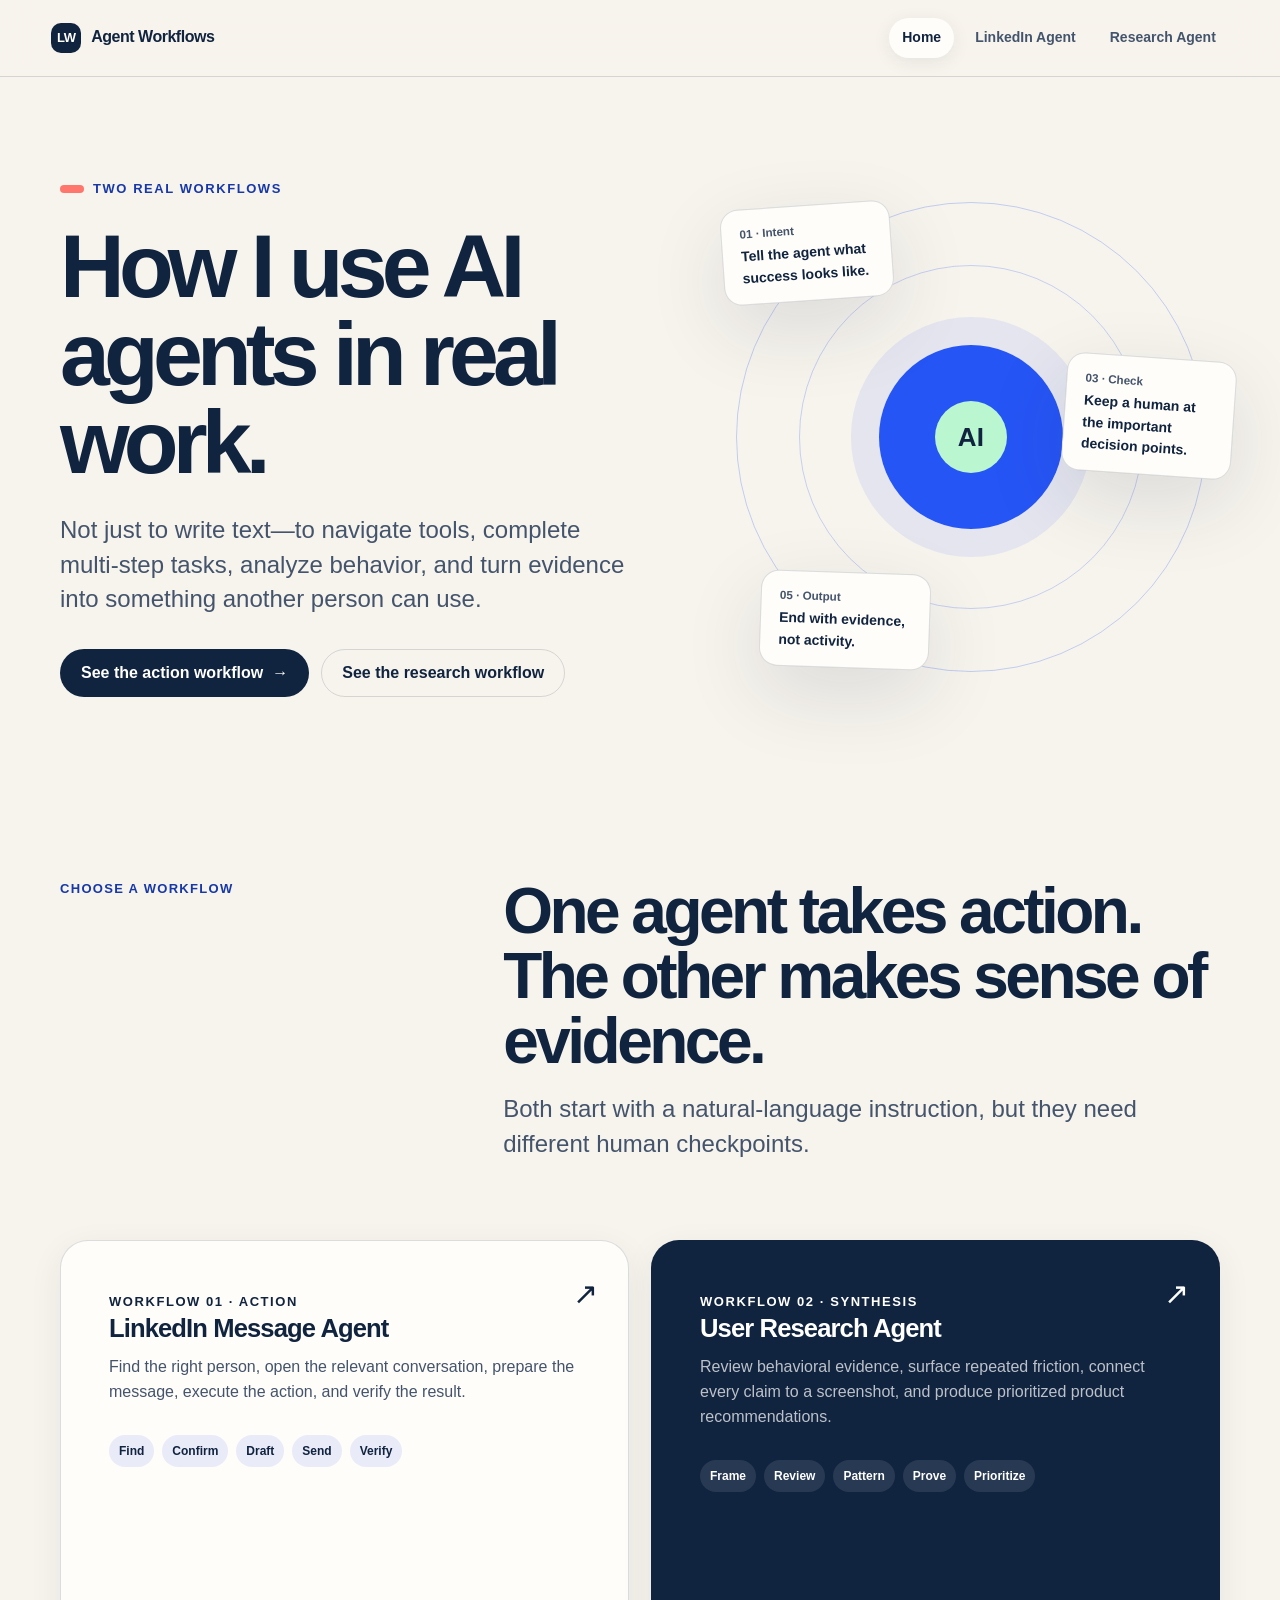
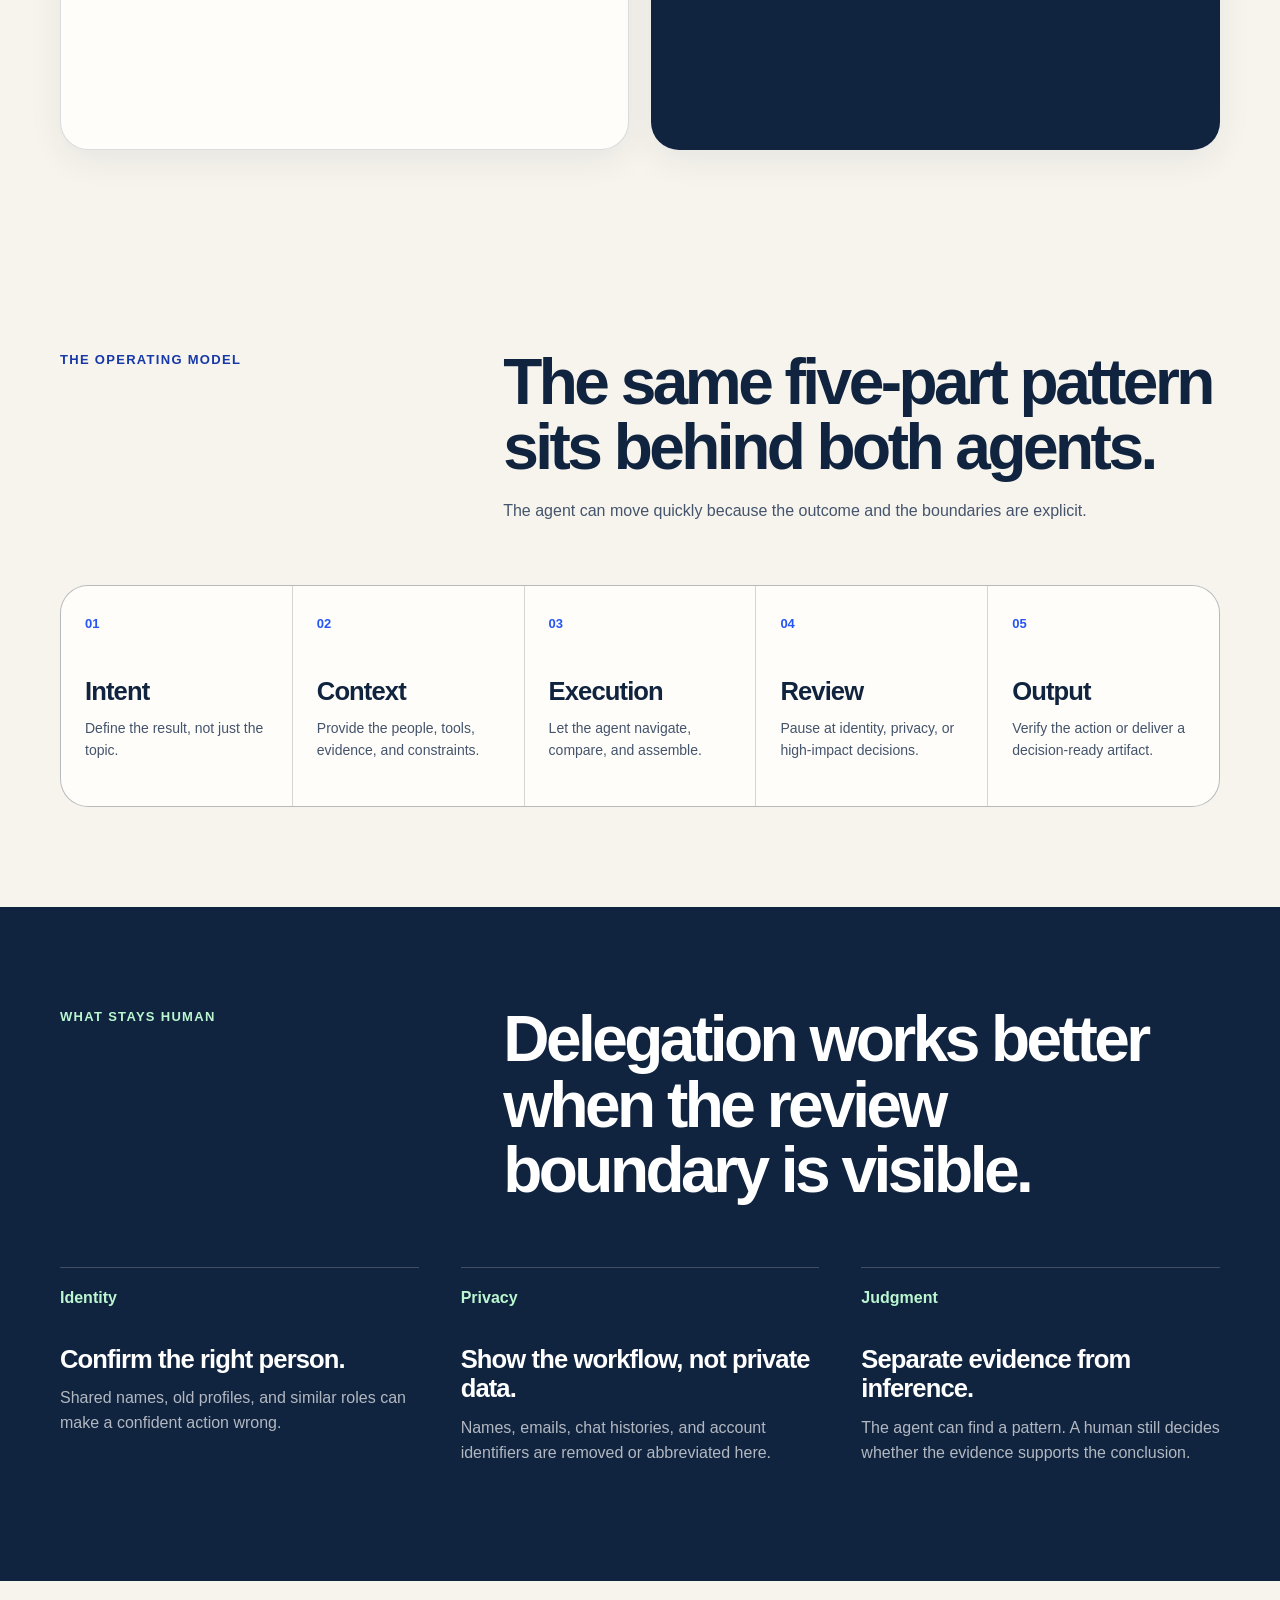
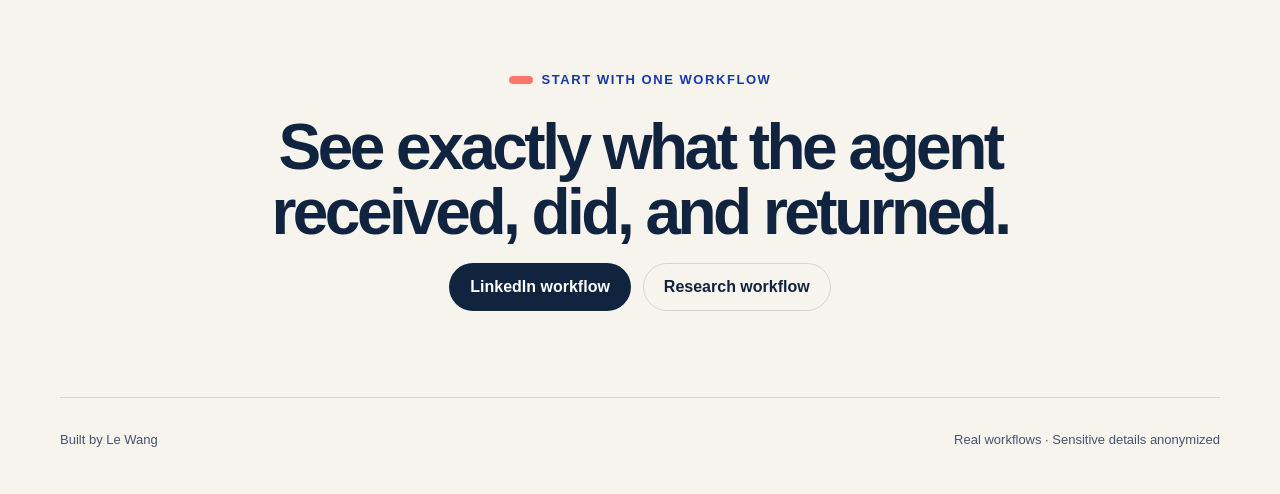
<file: index.html>
<!doctype html>
<html lang="en">
<head>
  <meta charset="utf-8">
  <meta name="viewport" content="width=device-width, initial-scale=1">
  <meta name="description" content="Two practical workflows showing how Le Wang uses AI agents for action and research.">
  <title>How I Use AI Agents in Real Work</title>
  <link rel="stylesheet" href="styles.css?v=3">
</head>
<body>
  <header class="site-header">
    <a class="brand" href="index.html"><span class="brand-mark">LW</span> Agent Workflows</a>
    <nav class="nav-links" aria-label="Primary navigation">
      <a href="index.html" aria-current="page">Home</a>
      <a href="linkedin-agent.html">LinkedIn Agent</a>
      <a href="research-agent.html">Research Agent</a>
    </nav>
  </header>

  <main class="page">
    <section class="shell hero">
      <div class="hero-copy">
        <span class="eyebrow">Two real workflows</span>
        <h1>How I use AI agents in real work.</h1>
        <p class="lede">Not just to write text—to navigate tools, complete multi-step tasks, analyze behavior, and turn evidence into something another person can use.</p>
        <div class="button-row">
          <a class="button" href="linkedin-agent.html">See the action workflow <span>→</span></a>
          <a class="button secondary" href="research-agent.html">See the research workflow</a>
        </div>
      </div>
      <div class="hero-visual" aria-label="A five-step agent workflow diagram">
        <div class="orbit"></div>
        <div class="hero-number">AI</div>
        <div class="orbit-label label-1"><small>01 · Intent</small>Tell the agent what success looks like.</div>
        <div class="orbit-label label-2"><small>03 · Check</small>Keep a human at the important decision points.</div>
        <div class="orbit-label label-3"><small>05 · Output</small>End with evidence, not activity.</div>
      </div>
    </section>

    <section class="section shell">
      <div class="section-head reveal">
        <p class="kicker">Choose a workflow</p>
        <div>
          <h2>One agent takes action. The other makes sense of evidence.</h2>
          <p class="lede">Both start with a natural-language instruction, but they need different human checkpoints.</p>
        </div>
      </div>
      <div class="workflow-grid">
        <a class="workflow-card reveal" href="linkedin-agent.html">
          <span class="card-index">WORKFLOW 01 · ACTION</span>
          <span class="card-arrow">↗</span>
          <h3>LinkedIn Message Agent</h3>
          <p class="muted">Find the right person, open the relevant conversation, prepare the message, execute the action, and verify the result.</p>
          <div class="mini-flow"><span>Find</span><span>Confirm</span><span>Draft</span><span>Send</span><span>Verify</span></div>
        </a>
        <a class="workflow-card reveal" href="research-agent.html">
          <span class="card-index">WORKFLOW 02 · SYNTHESIS</span>
          <span class="card-arrow">↗</span>
          <h3>User Research Agent</h3>
          <p class="muted">Review behavioral evidence, surface repeated friction, connect every claim to a screenshot, and produce prioritized product recommendations.</p>
          <div class="mini-flow"><span>Frame</span><span>Review</span><span>Pattern</span><span>Prove</span><span>Prioritize</span></div>
        </a>
      </div>
    </section>

    <section class="section shell">
      <div class="section-head reveal">
        <p class="kicker">The operating model</p>
        <div>
          <h2>The same five-part pattern sits behind both agents.</h2>
          <p class="muted">The agent can move quickly because the outcome and the boundaries are explicit.</p>
        </div>
      </div>
      <div class="operating-model reveal">
        <div class="model-step"><strong>01</strong><h3>Intent</h3><p>Define the result, not just the topic.</p></div>
        <div class="model-step"><strong>02</strong><h3>Context</h3><p>Provide the people, tools, evidence, and constraints.</p></div>
        <div class="model-step"><strong>03</strong><h3>Execution</h3><p>Let the agent navigate, compare, and assemble.</p></div>
        <div class="model-step"><strong>04</strong><h3>Review</h3><p>Pause at identity, privacy, or high-impact decisions.</p></div>
        <div class="model-step"><strong>05</strong><h3>Output</h3><p>Verify the action or deliver a decision-ready artifact.</p></div>
      </div>
    </section>

    <section class="section dark-section">
      <div class="shell">
        <div class="section-head reveal">
          <p class="kicker" style="color:var(--mint)">What stays human</p>
          <h2>Delegation works better when the review boundary is visible.</h2>
        </div>
        <div class="principle-grid">
          <div class="principle reveal"><span>Identity</span><h3>Confirm the right person.</h3><p class="muted">Shared names, old profiles, and similar roles can make a confident action wrong.</p></div>
          <div class="principle reveal"><span>Privacy</span><h3>Show the workflow, not private data.</h3><p class="muted">Names, emails, chat histories, and account identifiers are removed or abbreviated here.</p></div>
          <div class="principle reveal"><span>Judgment</span><h3>Separate evidence from inference.</h3><p class="muted">The agent can find a pattern. A human still decides whether the evidence supports the conclusion.</p></div>
        </div>
      </div>
    </section>

    <section class="cta shell">
      <span class="eyebrow">Start with one workflow</span>
      <h2>See exactly what the agent received, did, and returned.</h2>
      <div class="button-row" style="justify-content:center">
        <a class="button" href="linkedin-agent.html">LinkedIn workflow</a>
        <a class="button secondary" href="research-agent.html">Research workflow</a>
      </div>
    </section>
  </main>
  <footer class="footer shell"><span>Built by Le Wang</span><span>Real workflows · Sensitive details anonymized</span></footer>
  <script src="site.js"></script>
</body>
</html>
</file>
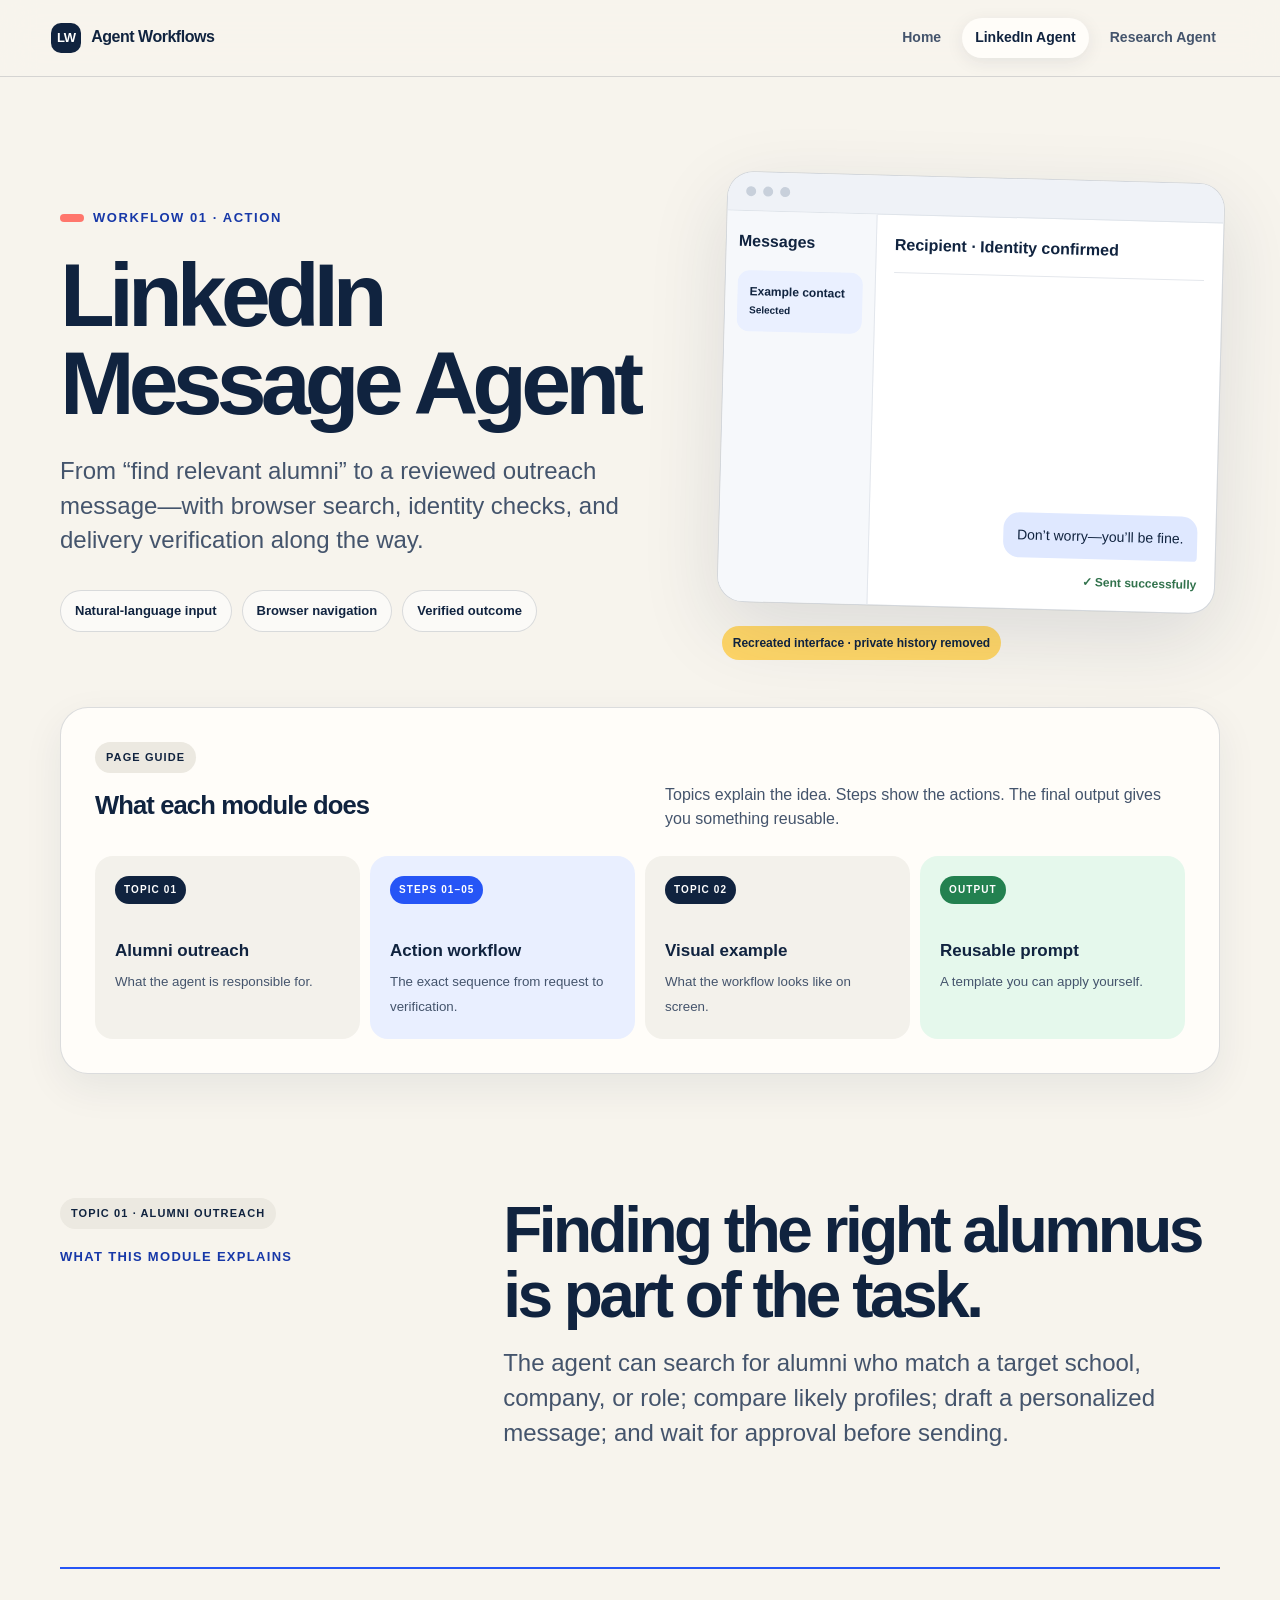
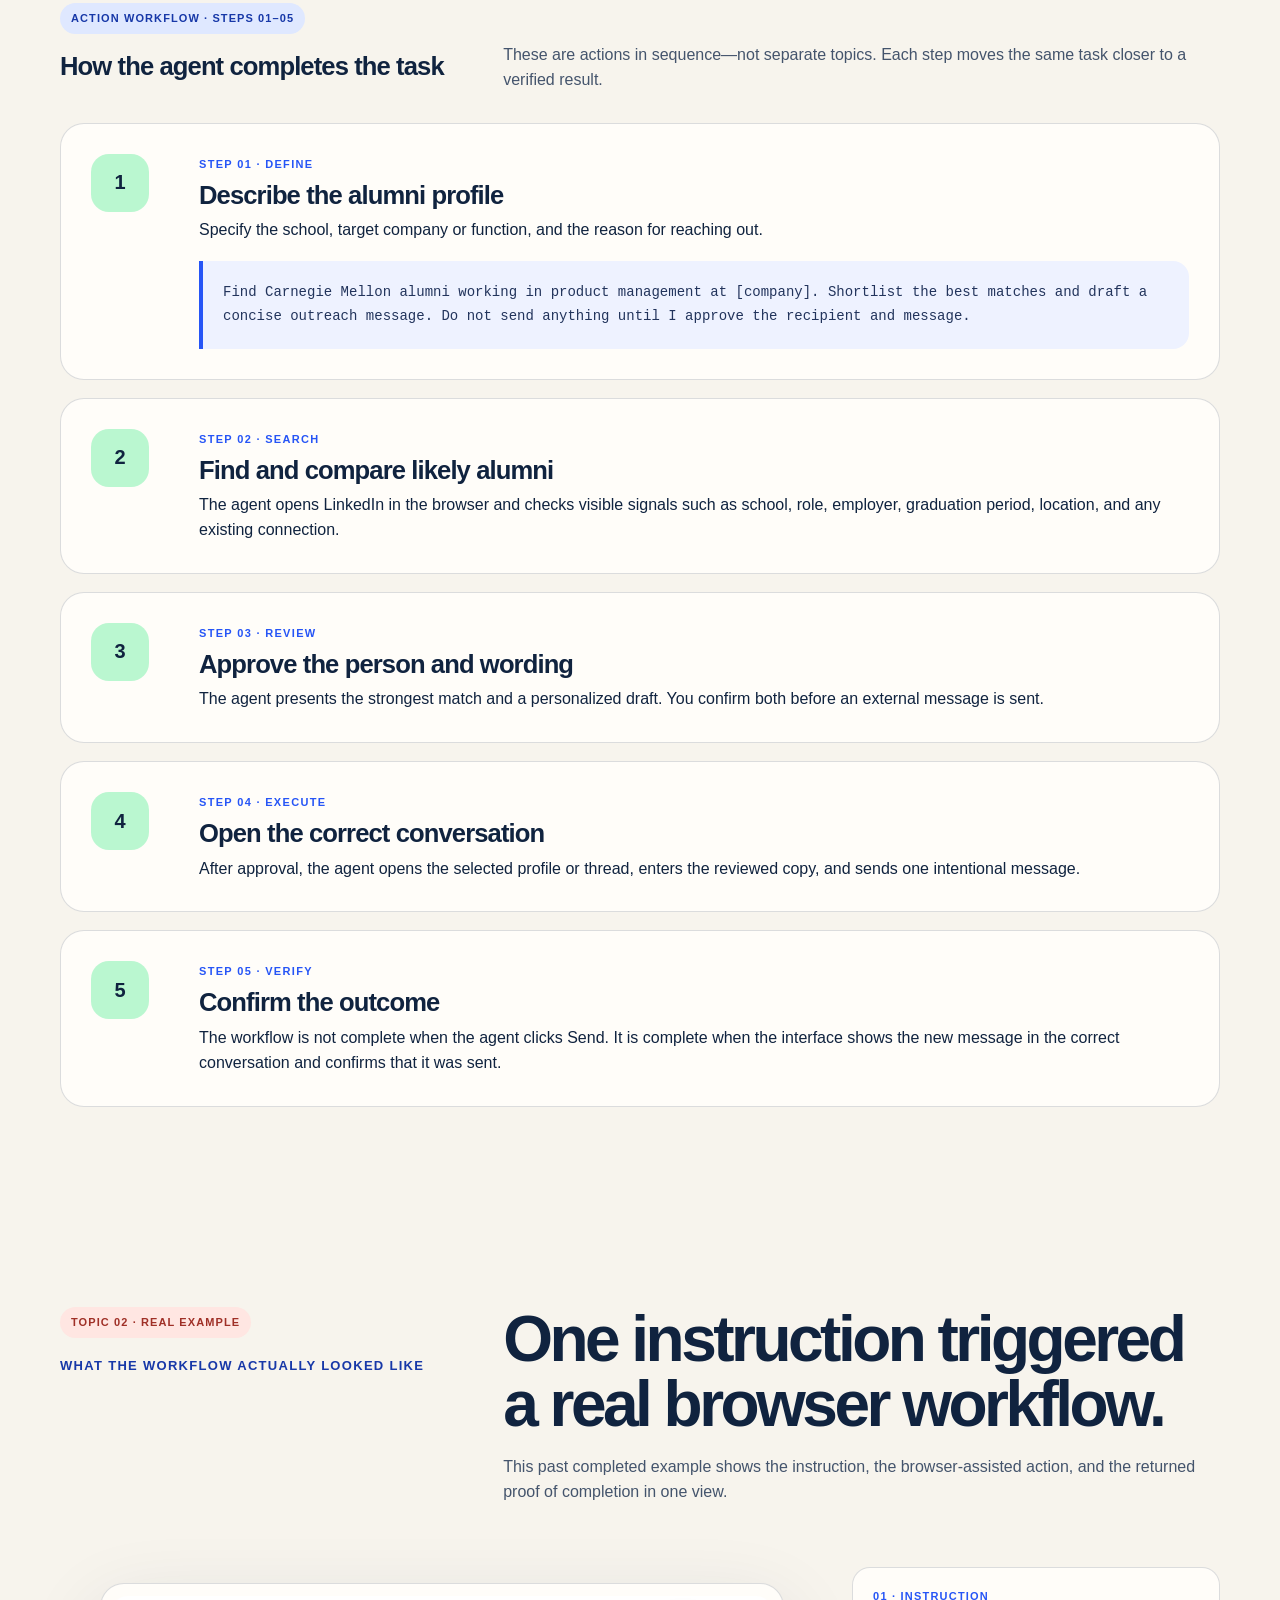
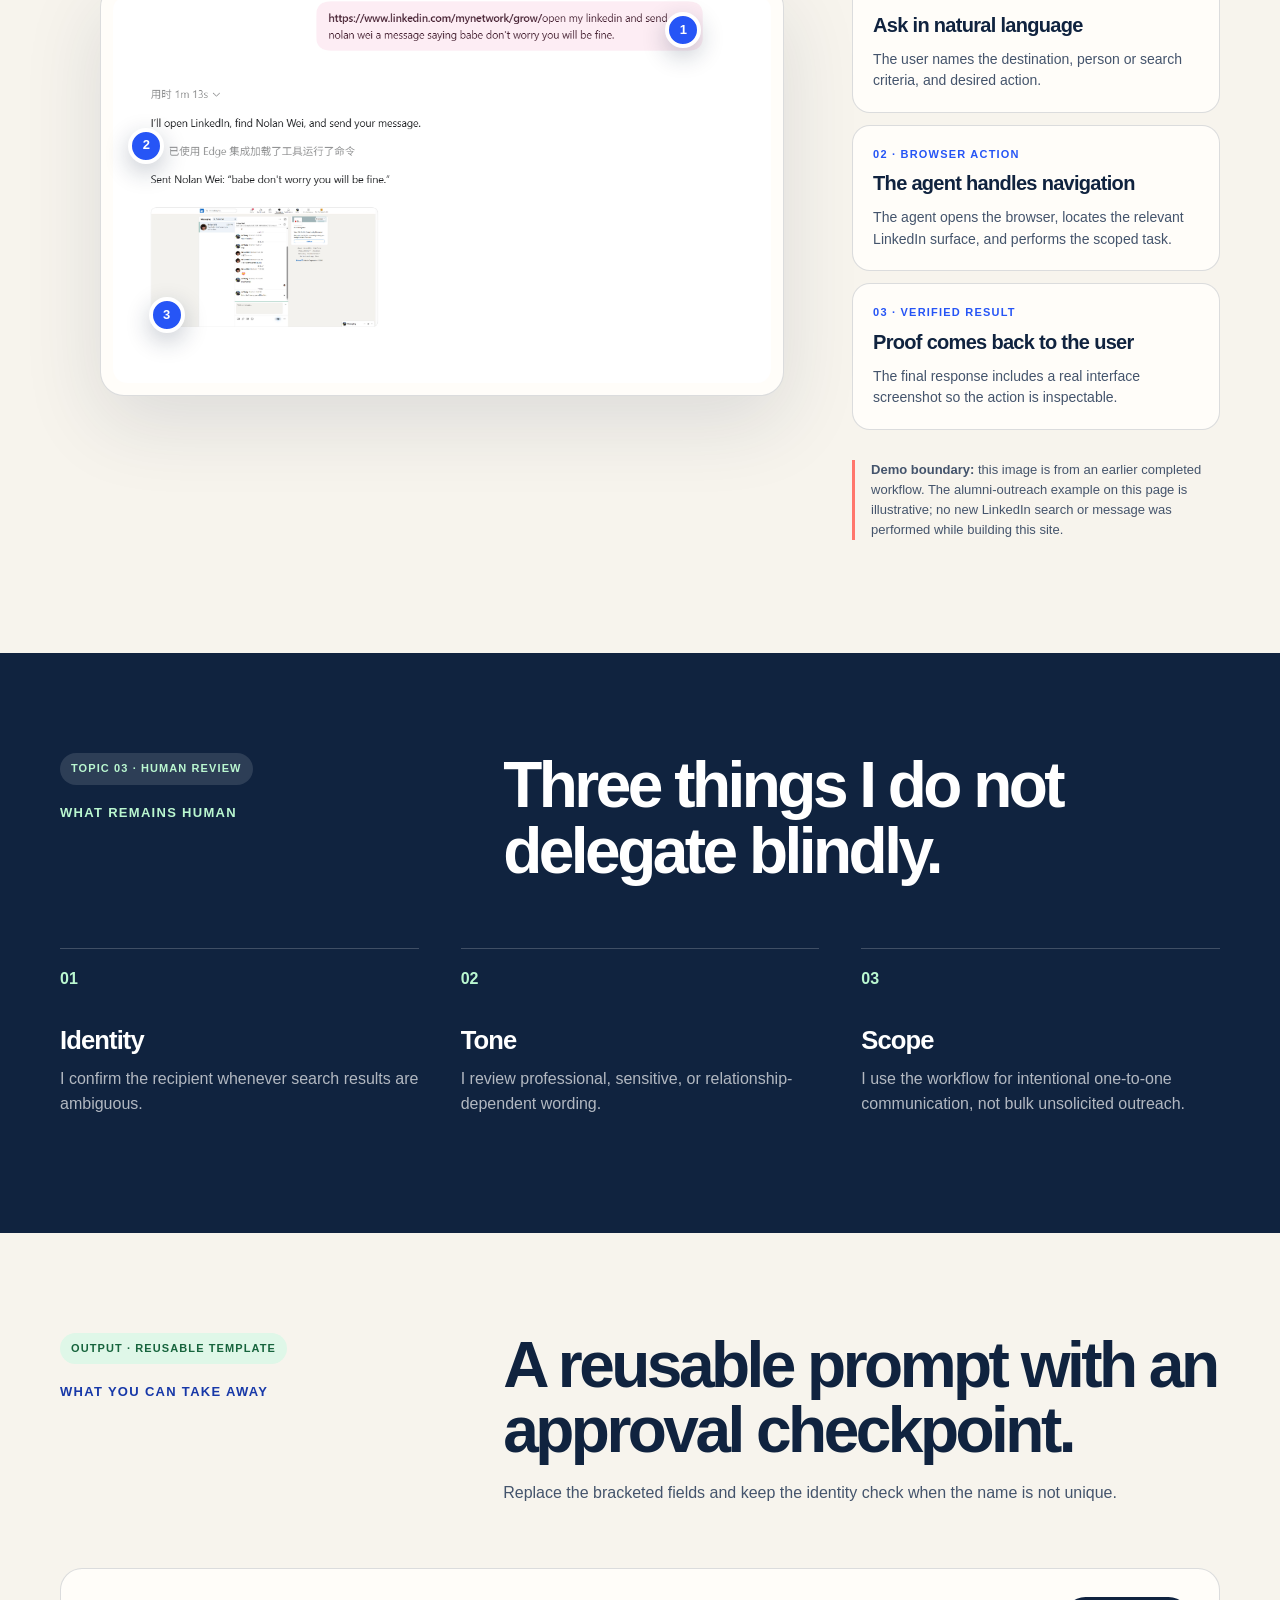
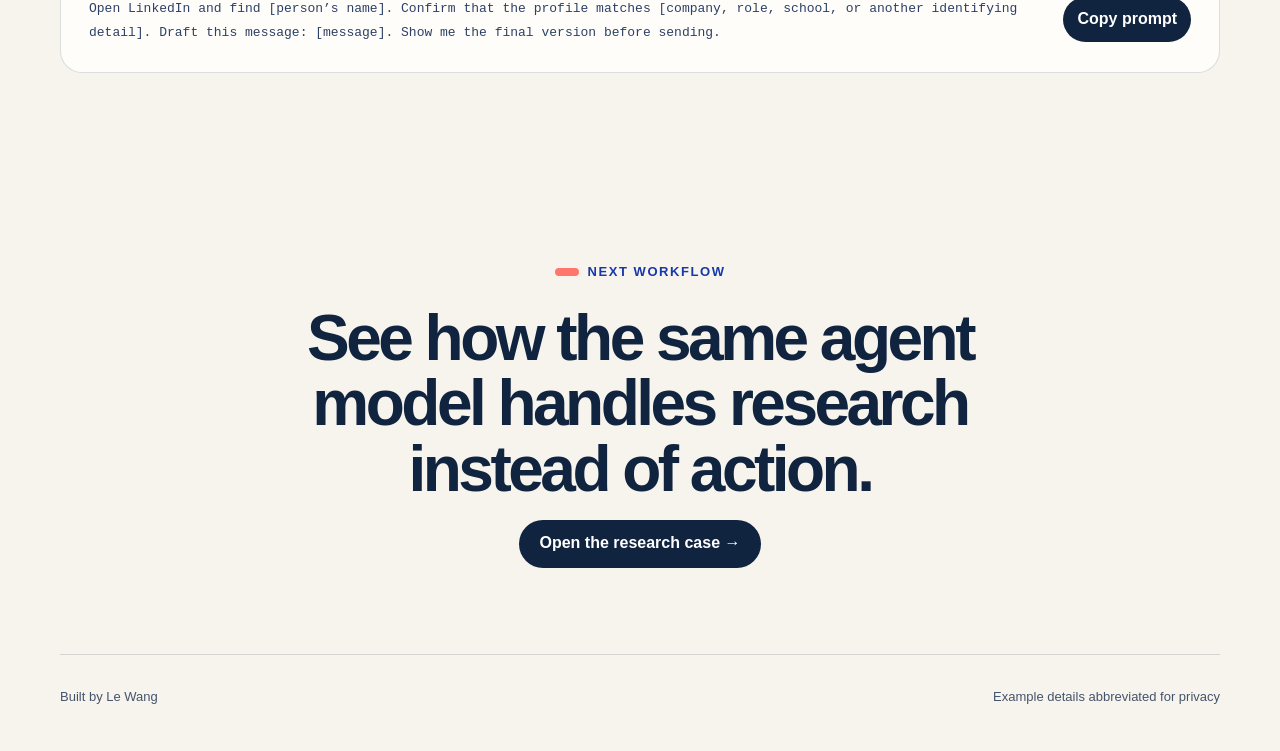
<file: linkedin-agent.html>
<!doctype html>
<html lang="en">
<head>
  <meta charset="utf-8">
  <meta name="viewport" content="width=device-width, initial-scale=1">
  <meta name="description" content="A practical guide to using an AI agent for a LinkedIn message workflow.">
  <title>LinkedIn Message Agent · Agent Workflows</title>
  <link rel="stylesheet" href="styles.css?v=3">
</head>
<body>
  <header class="site-header">
    <a class="brand" href="index.html"><span class="brand-mark">LW</span> Agent Workflows</a>
    <nav class="nav-links" aria-label="Primary navigation">
      <a href="index.html">Home</a><a href="linkedin-agent.html" aria-current="page">LinkedIn Agent</a><a href="research-agent.html">Research Agent</a>
    </nav>
  </header>
  <main class="page">
    <section class="shell hero detail-hero">
      <div class="hero-copy">
        <span class="eyebrow">Workflow 01 · Action</span>
        <h1>LinkedIn Message Agent</h1>
        <p class="lede">From “find relevant alumni” to a reviewed outreach message—with browser search, identity checks, and delivery verification along the way.</p>
        <div class="stat-row"><span class="stat">Natural-language input</span><span class="stat">Browser navigation</span><span class="stat">Verified outcome</span></div>
      </div>
      <div>
        <div class="demo-window" aria-label="An anonymized professional messaging interface">
          <div class="window-bar"><span class="window-dot"></span><span class="window-dot"></span><span class="window-dot"></span></div>
          <div class="window-body">
            <aside class="inbox"><div class="inbox-title">Messages</div><div class="contact">Example contact<br><small>Selected</small></div></aside>
            <div class="chat"><div class="chat-head">Recipient · Identity confirmed</div><div class="bubble">Don’t worry—you’ll be fine.</div><span class="sent">✓ Sent successfully</span></div>
          </div>
        </div>
        <span class="privacy-tag">Recreated interface · private history removed</span>
      </div>
    </section>

    <section class="page-map shell" aria-labelledby="linkedin-page-map">
      <div class="page-map-head"><div><span class="section-type">Page guide</span><h3 id="linkedin-page-map">What each module does</h3></div><p>Topics explain the idea. Steps show the actions. The final output gives you something reusable.</p></div>
      <div class="module-grid">
        <a class="module-card" href="#topic-use-case"><span class="module-kind">Topic 01</span><strong>Alumni outreach</strong><small>What the agent is responsible for.</small></a>
        <a class="module-card workflow" href="#workflow-steps"><span class="module-kind">Steps 01–05</span><strong>Action workflow</strong><small>The exact sequence from request to verification.</small></a>
        <a class="module-card" href="#topic-visuals"><span class="module-kind">Topic 02</span><strong>Visual example</strong><small>What the workflow looks like on screen.</small></a>
        <a class="module-card output" href="#linkedin-output"><span class="module-kind">Output</span><strong>Reusable prompt</strong><small>A template you can apply yourself.</small></a>
      </div>
    </section>

    <section class="section shell" id="topic-use-case">
      <div class="section-head reveal"><div><span class="section-type">Topic 01 · Alumni outreach</span><p class="kicker">What this module explains</p></div><div><h2>Finding the right alumnus is part of the task.</h2><p class="lede">The agent can search for alumni who match a target school, company, or role; compare likely profiles; draft a personalized message; and wait for approval before sending.</p></div></div>

      <div class="workflow-intro" id="workflow-steps">
        <div><span class="section-type workflow">Action workflow · Steps 01–05</span><h3>How the agent completes the task</h3></div>
        <p class="muted">These are actions in sequence—not separate topics. Each step moves the same task closer to a verified result.</p>
      </div>
      <div class="steps">
        <article class="step-card reveal"><div class="step-number">1</div><div class="step-content"><span class="step-kicker">Step 01 · Define</span><h3>Describe the alumni profile</h3><p>Specify the school, target company or function, and the reason for reaching out.</p><div class="prompt">Find Carnegie Mellon alumni working in product management at [company]. Shortlist the best matches and draft a concise outreach message. Do not send anything until I approve the recipient and message.</div></div></article>
        <article class="step-card reveal"><div class="step-number">2</div><div class="step-content"><span class="step-kicker">Step 02 · Search</span><h3>Find and compare likely alumni</h3><p>The agent opens LinkedIn in the browser and checks visible signals such as school, role, employer, graduation period, location, and any existing connection.</p></div></article>
        <article class="step-card reveal"><div class="step-number">3</div><div class="step-content"><span class="step-kicker">Step 03 · Review</span><h3>Approve the person and wording</h3><p>The agent presents the strongest match and a personalized draft. You confirm both before an external message is sent.</p></div></article>
        <article class="step-card reveal"><div class="step-number">4</div><div class="step-content"><span class="step-kicker">Step 04 · Execute</span><h3>Open the correct conversation</h3><p>After approval, the agent opens the selected profile or thread, enters the reviewed copy, and sends one intentional message.</p></div></article>
        <article class="step-card reveal"><div class="step-number">5</div><div class="step-content"><span class="step-kicker">Step 05 · Verify</span><h3>Confirm the outcome</h3><p>The workflow is not complete when the agent clicks Send. It is complete when the interface shows the new message in the correct conversation and confirms that it was sent.</p></div></article>
      </div>
    </section>

    <section class="section shell" id="topic-visuals">
      <div class="section-head reveal"><div><span class="section-type evidence">Topic 02 · Real example</span><p class="kicker">What the workflow actually looked like</p></div><div><h2>One instruction triggered a real browser workflow.</h2><p class="muted">This past completed example shows the instruction, the browser-assisted action, and the returned proof of completion in one view.</p></div></div>
      <div class="real-demo-grid">
        <figure class="real-shot-wrap">
          <img src="assets/real-linkedin-agent-demo.png" alt="A real past agent conversation showing a LinkedIn instruction, browser action, and completion screenshot">
          <span class="shot-marker one">1</span><span class="shot-marker two">2</span><span class="shot-marker three">3</span>
        </figure>
        <div class="real-demo-notes">
          <article class="real-note"><span>01 · Instruction</span><h3>Ask in natural language</h3><p>The user names the destination, person or search criteria, and desired action.</p></article>
          <article class="real-note"><span>02 · Browser action</span><h3>The agent handles navigation</h3><p>The agent opens the browser, locates the relevant LinkedIn surface, and performs the scoped task.</p></article>
          <article class="real-note"><span>03 · Verified result</span><h3>Proof comes back to the user</h3><p>The final response includes a real interface screenshot so the action is inspectable.</p></article>
          <p class="demo-disclosure"><strong>Demo boundary:</strong> this image is from an earlier completed workflow. The alumni-outreach example on this page is illustrative; no new LinkedIn search or message was performed while building this site.</p>
        </div>
      </div>
    </section>

    <section class="section dark-section" id="human-checkpoints">
      <div class="shell">
        <div class="section-head reveal"><div><span class="section-type light">Topic 03 · Human review</span><p class="kicker" style="color:var(--mint)">What remains human</p></div><h2>Three things I do not delegate blindly.</h2></div>
        <div class="principle-grid">
          <div class="principle reveal"><span>01</span><h3>Identity</h3><p class="muted">I confirm the recipient whenever search results are ambiguous.</p></div>
          <div class="principle reveal"><span>02</span><h3>Tone</h3><p class="muted">I review professional, sensitive, or relationship-dependent wording.</p></div>
          <div class="principle reveal"><span>03</span><h3>Scope</h3><p class="muted">I use the workflow for intentional one-to-one communication, not bulk unsolicited outreach.</p></div>
        </div>
      </div>
    </section>

    <section class="section shell" id="linkedin-output">
      <div class="section-head reveal"><div><span class="section-type output">Output · Reusable template</span><p class="kicker">What you can take away</p></div><div><h2>A reusable prompt with an approval checkpoint.</h2><p class="muted">Replace the bracketed fields and keep the identity check when the name is not unique.</p></div></div>
      <div class="copy-box reveal"><code id="linkedin-prompt">Open LinkedIn and find [person’s name]. Confirm that the profile matches [company, role, school, or another identifying detail]. Draft this message: [message]. Show me the final version before sending.</code><button class="copy-button" data-copy="linkedin-prompt">Copy prompt</button></div>
    </section>

    <section class="cta shell"><span class="eyebrow">Next workflow</span><h2>See how the same agent model handles research instead of action.</h2><a class="button" href="research-agent.html">Open the research case →</a></section>
  </main>
  <footer class="footer shell"><span>Built by Le Wang</span><span>Example details abbreviated for privacy</span></footer>
  <script src="site.js"></script>
</body>
</html>
</file>
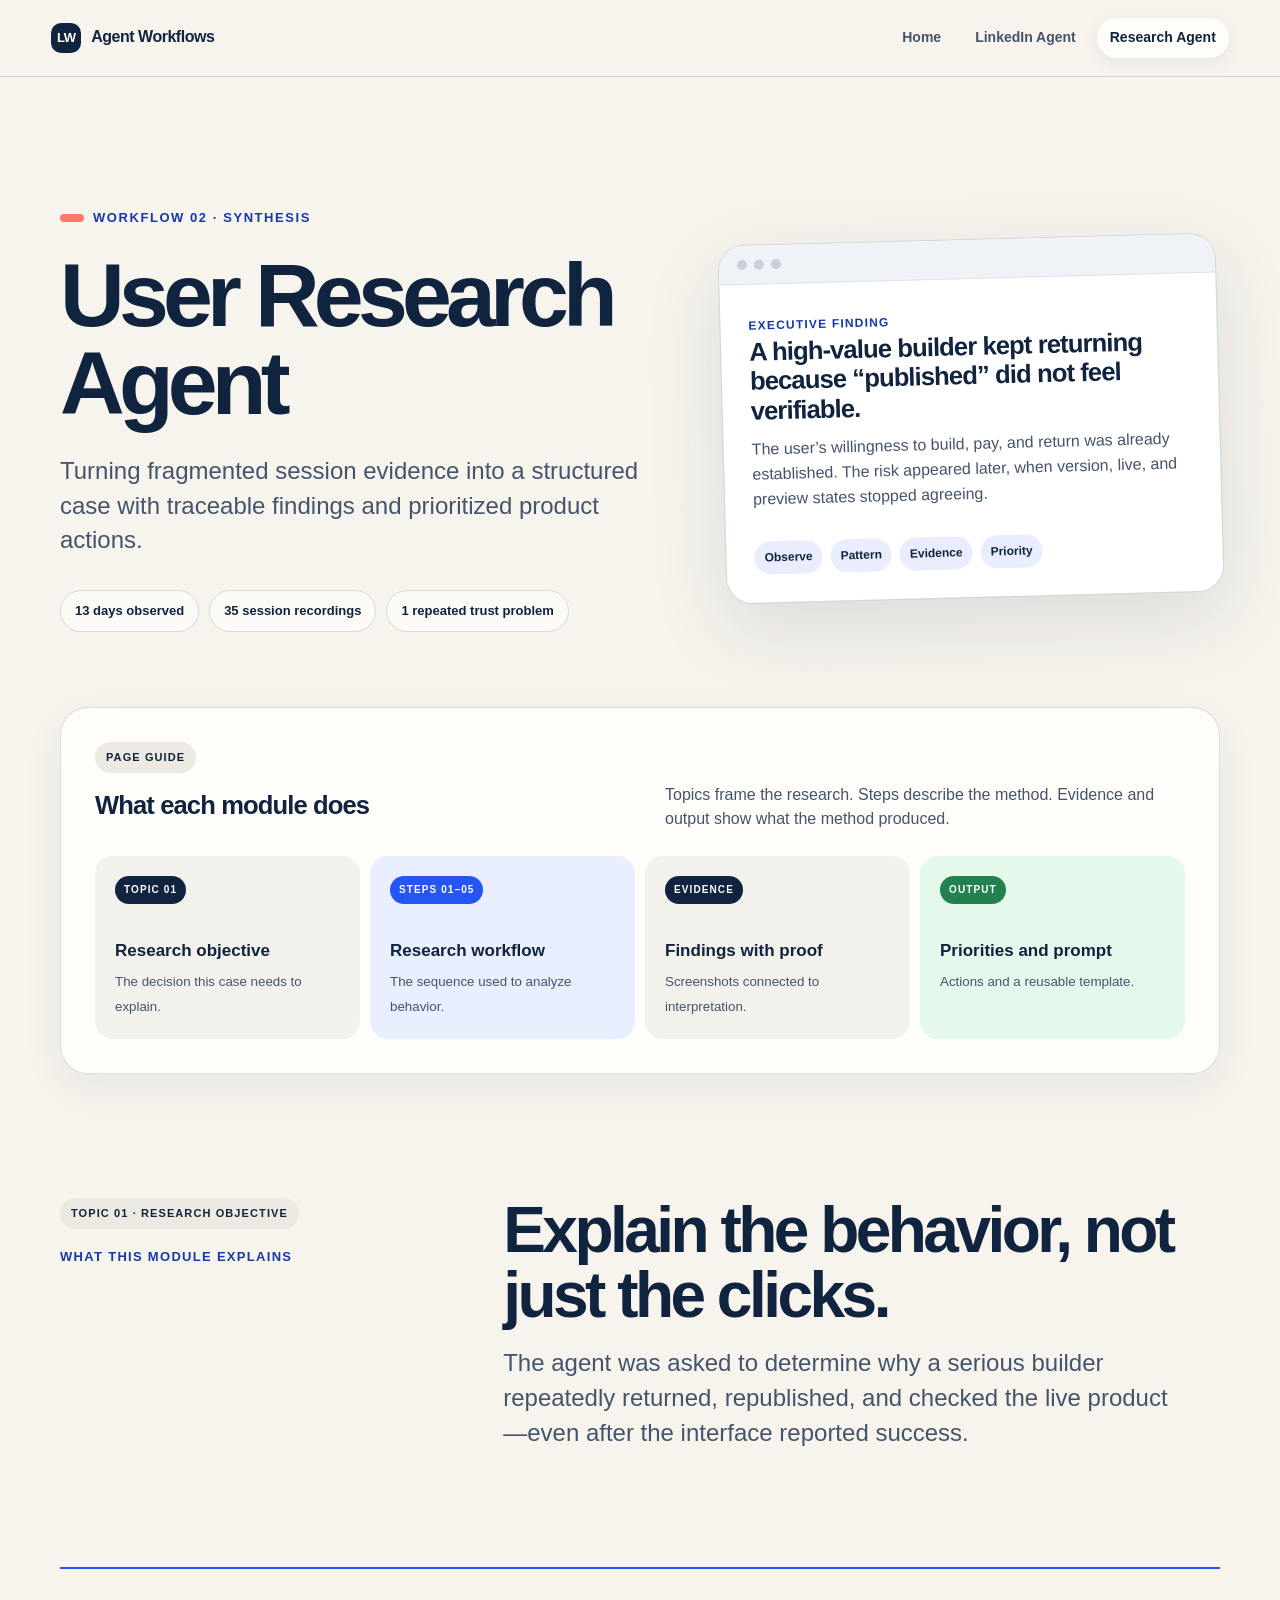
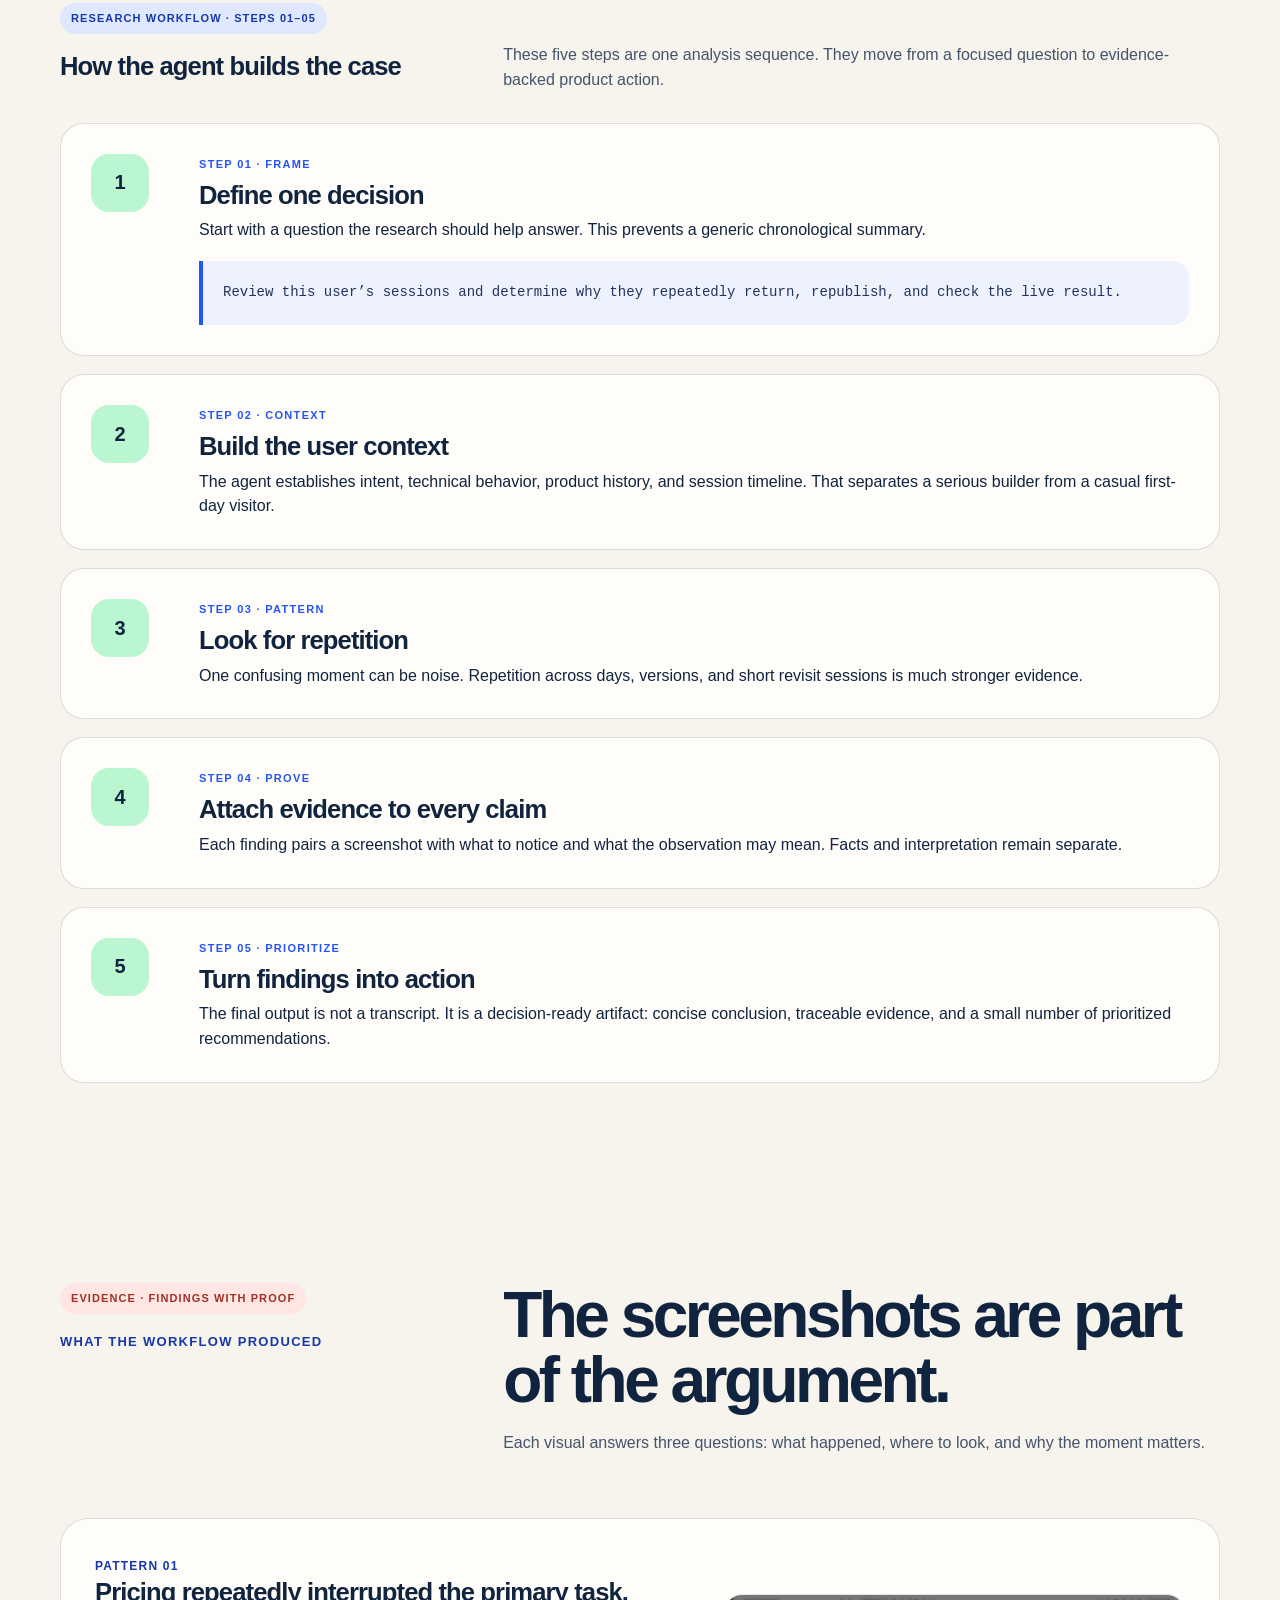
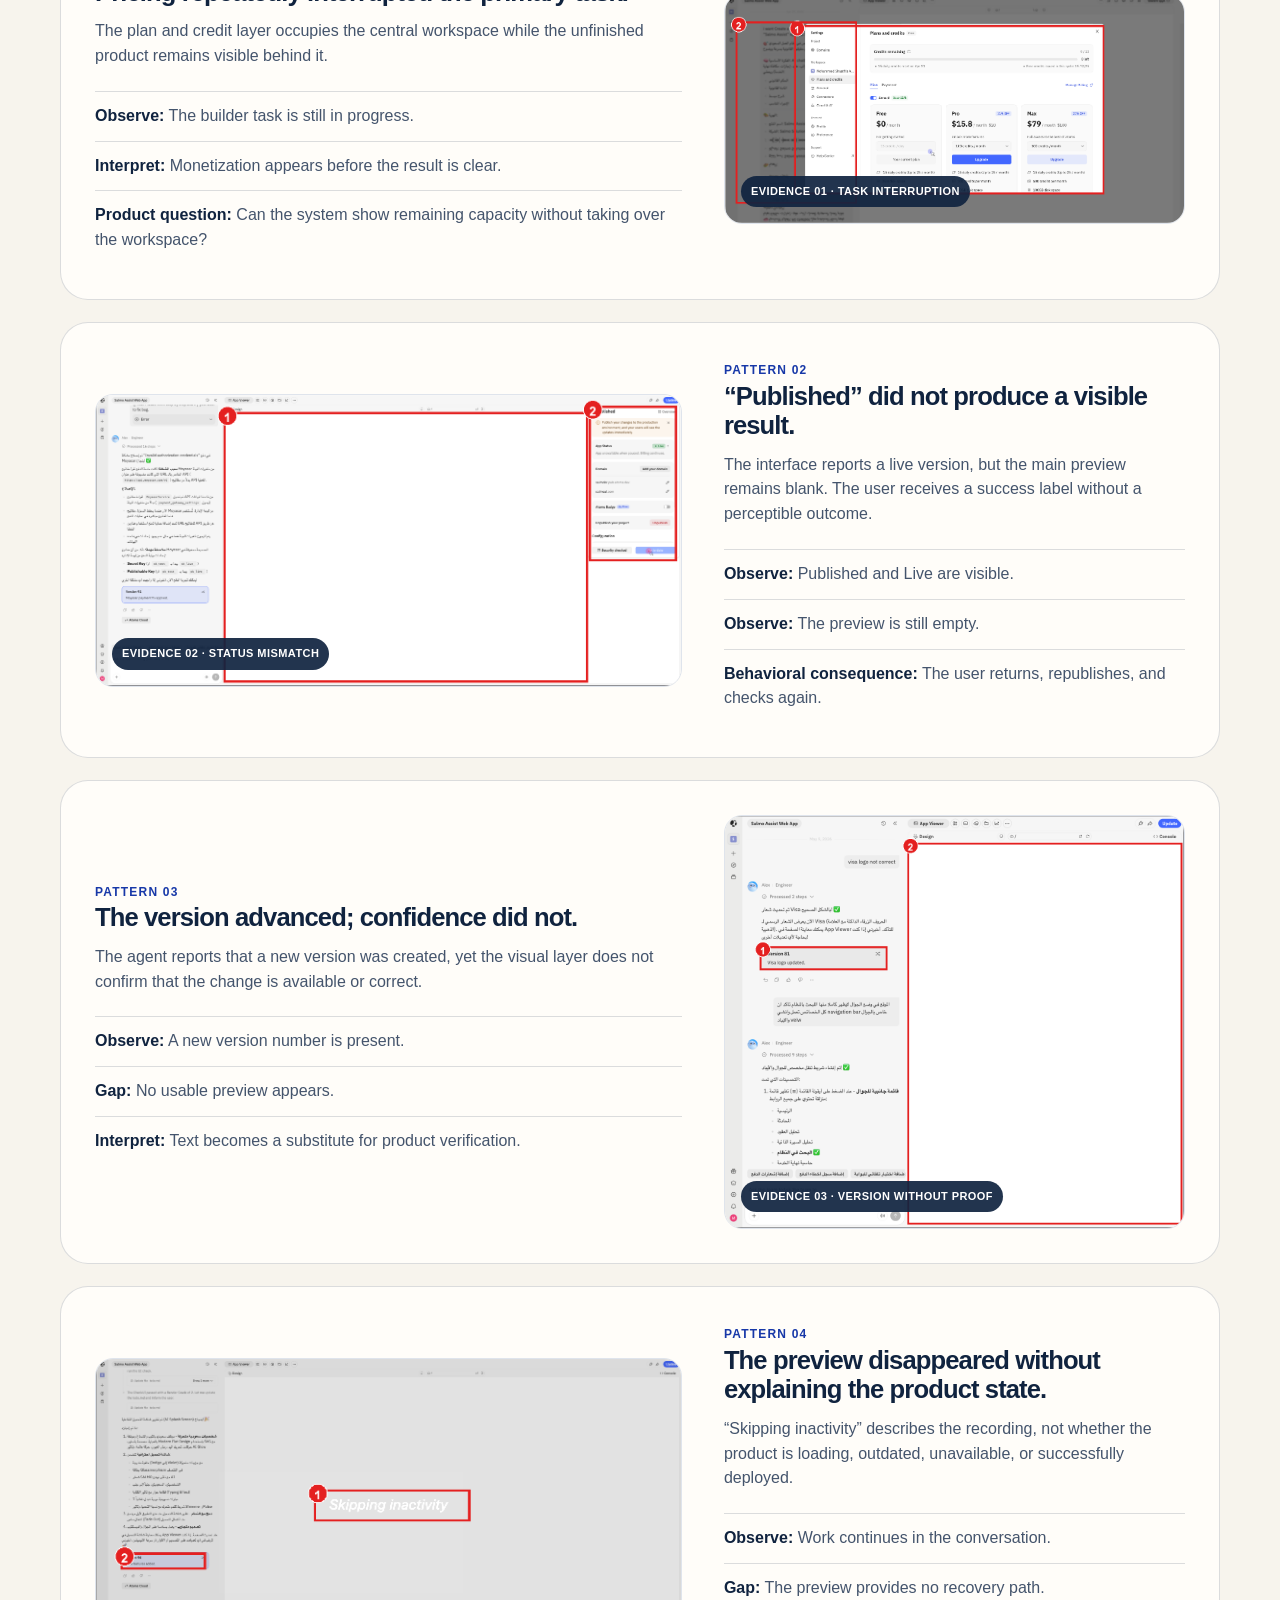
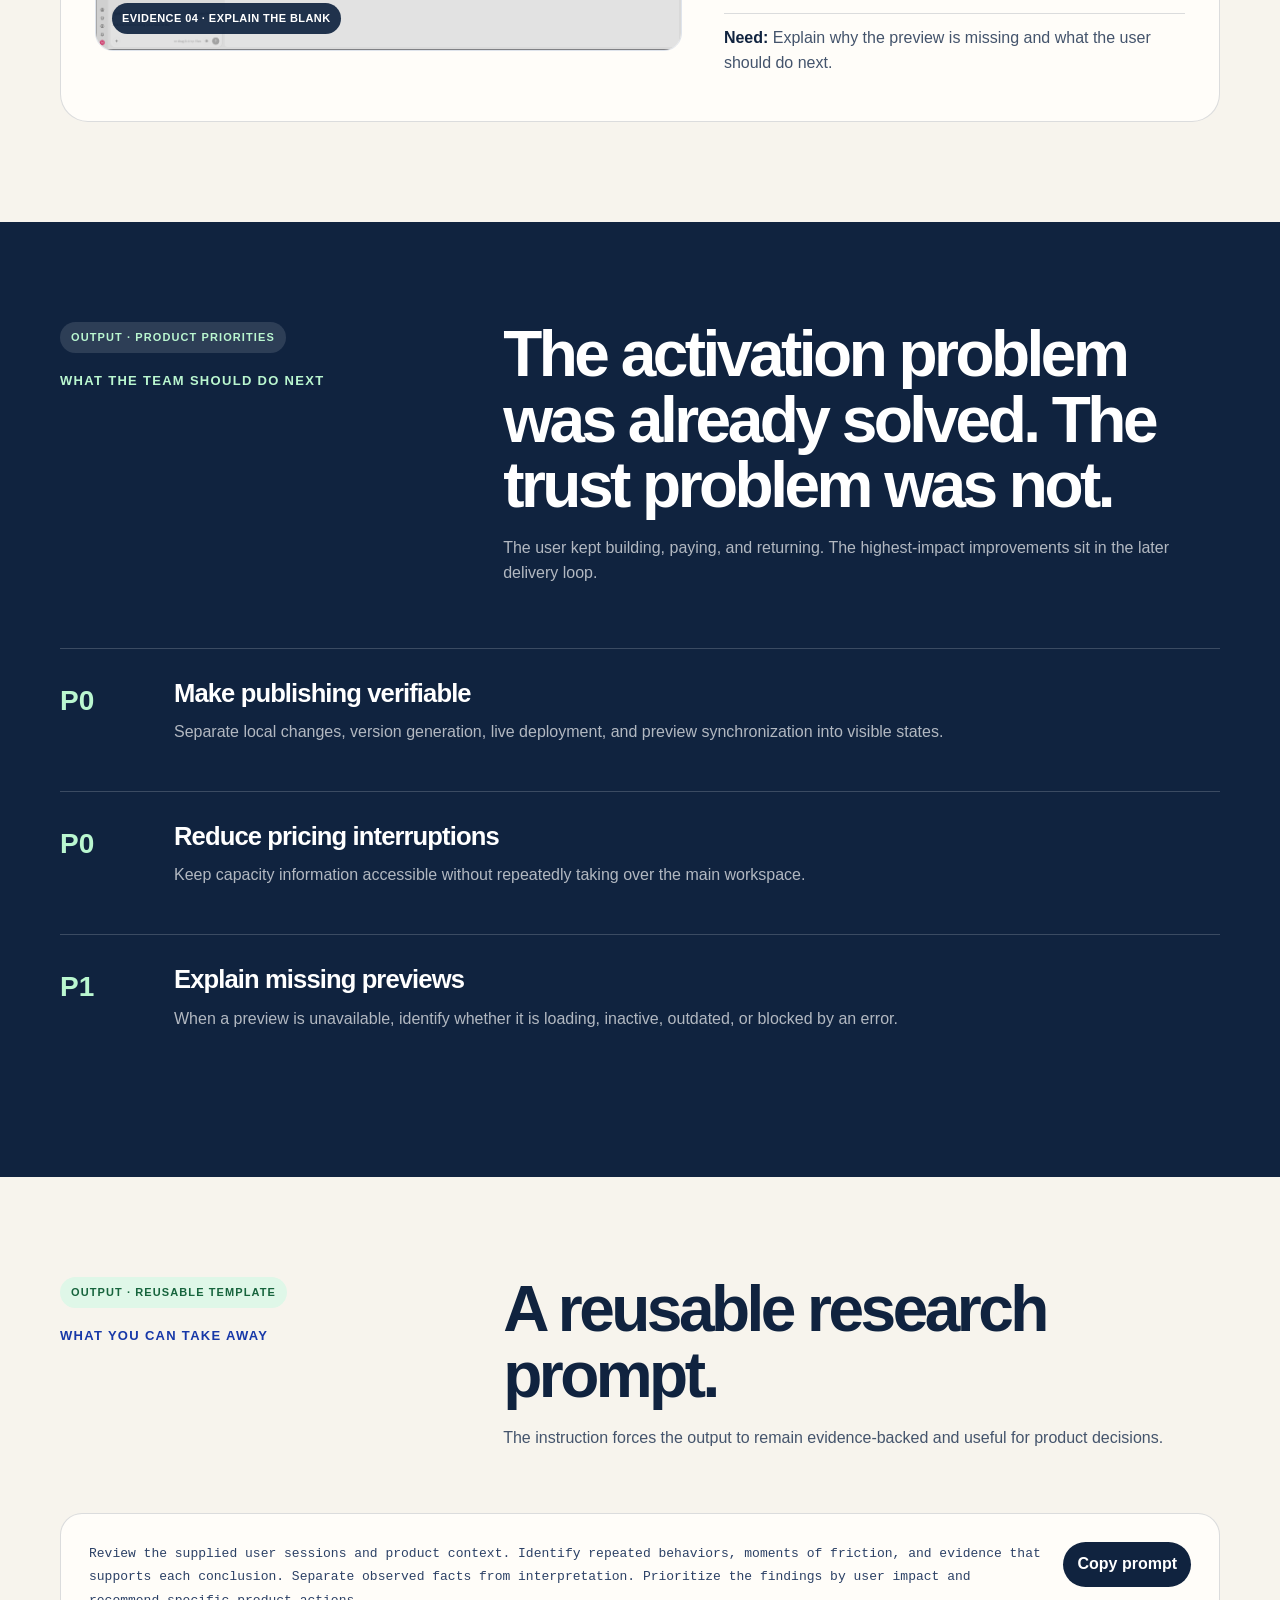
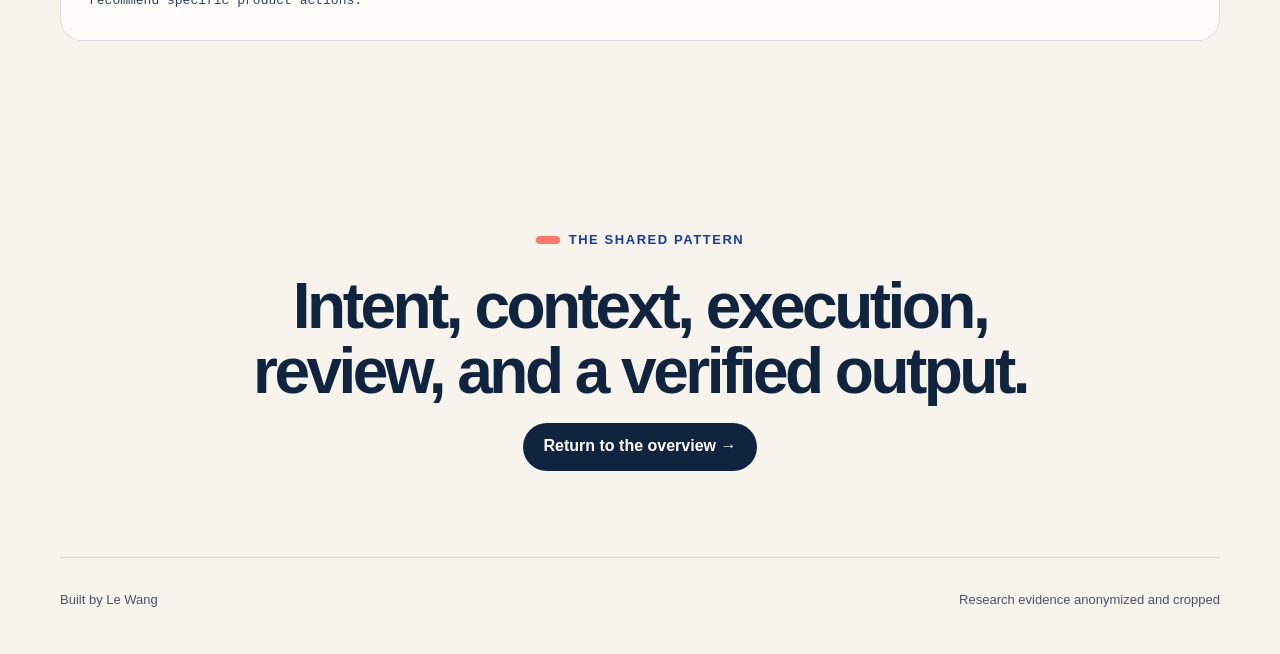
<file: research-agent.html>
<!doctype html>
<html lang="en">
<head>
  <meta charset="utf-8">
  <meta name="viewport" content="width=device-width, initial-scale=1">
  <meta name="description" content="A practical guide to using an AI agent for evidence-backed user research.">
  <title>User Research Agent · Agent Workflows</title>
  <link rel="stylesheet" href="styles.css?v=3">
</head>
<body>
  <header class="site-header">
    <a class="brand" href="index.html"><span class="brand-mark">LW</span> Agent Workflows</a>
    <nav class="nav-links" aria-label="Primary navigation"><a href="index.html">Home</a><a href="linkedin-agent.html">LinkedIn Agent</a><a href="research-agent.html" aria-current="page">Research Agent</a></nav>
  </header>
  <main class="page">
    <section class="shell hero detail-hero">
      <div class="hero-copy">
        <span class="eyebrow">Workflow 02 · Synthesis</span>
        <h1>User Research Agent</h1>
        <p class="lede">Turning fragmented session evidence into a structured case with traceable findings and prioritized product actions.</p>
        <div class="stat-row"><span class="stat">13 days observed</span><span class="stat">35 session recordings</span><span class="stat">1 repeated trust problem</span></div>
      </div>
      <div class="demo-window" style="transform:rotate(-1.5deg)">
        <div class="window-bar"><span class="window-dot"></span><span class="window-dot"></span><span class="window-dot"></span></div>
        <div style="padding:28px">
          <span class="finding-meta">Executive finding</span>
          <h3>A high-value builder kept returning because “published” did not feel verifiable.</h3>
          <p class="muted">The user’s willingness to build, pay, and return was already established. The risk appeared later, when version, live, and preview states stopped agreeing.</p>
          <div class="mini-flow"><span>Observe</span><span>Pattern</span><span>Evidence</span><span>Priority</span></div>
        </div>
      </div>
    </section>

    <section class="page-map shell" aria-labelledby="research-page-map">
      <div class="page-map-head"><div><span class="section-type">Page guide</span><h3 id="research-page-map">What each module does</h3></div><p>Topics frame the research. Steps describe the method. Evidence and output show what the method produced.</p></div>
      <div class="module-grid">
        <a class="module-card" href="#research-question"><span class="module-kind">Topic 01</span><strong>Research objective</strong><small>The decision this case needs to explain.</small></a>
        <a class="module-card workflow" href="#research-steps"><span class="module-kind">Steps 01–05</span><strong>Research workflow</strong><small>The sequence used to analyze behavior.</small></a>
        <a class="module-card" href="#research-evidence"><span class="module-kind">Evidence</span><strong>Findings with proof</strong><small>Screenshots connected to interpretation.</small></a>
        <a class="module-card output" href="#research-output"><span class="module-kind">Output</span><strong>Priorities and prompt</strong><small>Actions and a reusable template.</small></a>
      </div>
    </section>

    <section class="section shell" id="research-question">
      <div class="section-head reveal"><div><span class="section-type">Topic 01 · Research objective</span><p class="kicker">What this module explains</p></div><div><h2>Explain the behavior, not just the clicks.</h2><p class="lede">The agent was asked to determine why a serious builder repeatedly returned, republished, and checked the live product—even after the interface reported success.</p></div></div>

      <div class="workflow-intro" id="research-steps">
        <div><span class="section-type workflow">Research workflow · Steps 01–05</span><h3>How the agent builds the case</h3></div>
        <p class="muted">These five steps are one analysis sequence. They move from a focused question to evidence-backed product action.</p>
      </div>
      <div class="steps">
        <article class="step-card reveal"><div class="step-number">1</div><div class="step-content"><span class="step-kicker">Step 01 · Frame</span><h3>Define one decision</h3><p>Start with a question the research should help answer. This prevents a generic chronological summary.</p><div class="prompt">Review this user’s sessions and determine why they repeatedly return, republish, and check the live result.</div></div></article>
        <article class="step-card reveal"><div class="step-number">2</div><div class="step-content"><span class="step-kicker">Step 02 · Context</span><h3>Build the user context</h3><p>The agent establishes intent, technical behavior, product history, and session timeline. That separates a serious builder from a casual first-day visitor.</p></div></article>
        <article class="step-card reveal"><div class="step-number">3</div><div class="step-content"><span class="step-kicker">Step 03 · Pattern</span><h3>Look for repetition</h3><p>One confusing moment can be noise. Repetition across days, versions, and short revisit sessions is much stronger evidence.</p></div></article>
        <article class="step-card reveal"><div class="step-number">4</div><div class="step-content"><span class="step-kicker">Step 04 · Prove</span><h3>Attach evidence to every claim</h3><p>Each finding pairs a screenshot with what to notice and what the observation may mean. Facts and interpretation remain separate.</p></div></article>
        <article class="step-card reveal"><div class="step-number">5</div><div class="step-content"><span class="step-kicker">Step 05 · Prioritize</span><h3>Turn findings into action</h3><p>The final output is not a transcript. It is a decision-ready artifact: concise conclusion, traceable evidence, and a small number of prioritized recommendations.</p></div></article>
      </div>
    </section>

    <section class="section shell" id="research-evidence">
      <div class="section-head reveal"><div><span class="section-type evidence">Evidence · Findings with proof</span><p class="kicker">What the workflow produced</p></div><div><h2>The screenshots are part of the argument.</h2><p class="muted">Each visual answers three questions: what happened, where to look, and why the moment matters.</p></div></div>

      <article class="evidence-block reveal">
        <div class="evidence-visual"><img src="assets/research-plans.png" alt="A plan and credits modal covering the main builder workspace"><span class="evidence-label">EVIDENCE 01 · TASK INTERRUPTION</span></div>
        <div><span class="finding-meta">Pattern 01</span><h3>Pricing repeatedly interrupted the primary task.</h3><p class="muted">The plan and credit layer occupies the central workspace while the unfinished product remains visible behind it.</p><ul class="finding-list"><li><strong>Observe:</strong> The builder task is still in progress.</li><li><strong>Interpret:</strong> Monetization appears before the result is clear.</li><li><strong>Product question:</strong> Can the system show remaining capacity without taking over the workspace?</li></ul></div>
      </article>

      <article class="evidence-block reveal">
        <div class="evidence-visual"><img src="assets/research-published.png" alt="Published status visible while the product preview remains blank"><span class="evidence-label">EVIDENCE 02 · STATUS MISMATCH</span></div>
        <div><span class="finding-meta">Pattern 02</span><h3>“Published” did not produce a visible result.</h3><p class="muted">The interface reports a live version, but the main preview remains blank. The user receives a success label without a perceptible outcome.</p><ul class="finding-list"><li><strong>Observe:</strong> Published and Live are visible.</li><li><strong>Observe:</strong> The preview is still empty.</li><li><strong>Behavioral consequence:</strong> The user returns, republishes, and checks again.</li></ul></div>
      </article>

      <article class="evidence-block reveal">
        <div class="evidence-visual"><img src="assets/research-version.png" alt="A new product version shown next to an empty preview"><span class="evidence-label">EVIDENCE 03 · VERSION WITHOUT PROOF</span></div>
        <div><span class="finding-meta">Pattern 03</span><h3>The version advanced; confidence did not.</h3><p class="muted">The agent reports that a new version was created, yet the visual layer does not confirm that the change is available or correct.</p><ul class="finding-list"><li><strong>Observe:</strong> A new version number is present.</li><li><strong>Gap:</strong> No usable preview appears.</li><li><strong>Interpret:</strong> Text becomes a substitute for product verification.</li></ul></div>
      </article>

      <article class="evidence-block reveal">
        <div class="evidence-visual"><img src="assets/research-inactivity.png" alt="A builder preview displaying Skipping inactivity"><span class="evidence-label">EVIDENCE 04 · EXPLAIN THE BLANK</span></div>
        <div><span class="finding-meta">Pattern 04</span><h3>The preview disappeared without explaining the product state.</h3><p class="muted">“Skipping inactivity” describes the recording, not whether the product is loading, outdated, unavailable, or successfully deployed.</p><ul class="finding-list"><li><strong>Observe:</strong> Work continues in the conversation.</li><li><strong>Gap:</strong> The preview provides no recovery path.</li><li><strong>Need:</strong> Explain why the preview is missing and what the user should do next.</li></ul></div>
      </article>
    </section>

    <section class="section dark-section" id="research-output">
      <div class="shell">
        <div class="section-head reveal"><div><span class="section-type light">Output · Product priorities</span><p class="kicker" style="color:var(--mint)">What the team should do next</p></div><div><h2>The activation problem was already solved. The trust problem was not.</h2><p class="muted">The user kept building, paying, and returning. The highest-impact improvements sit in the later delivery loop.</p></div></div>
        <div class="priority-list">
          <div class="priority-item reveal"><div><h3>Make publishing verifiable</h3><p class="muted">Separate local changes, version generation, live deployment, and preview synchronization into visible states.</p></div></div>
          <div class="priority-item reveal"><div><h3>Reduce pricing interruptions</h3><p class="muted">Keep capacity information accessible without repeatedly taking over the main workspace.</p></div></div>
          <div class="priority-item reveal"><div><h3>Explain missing previews</h3><p class="muted">When a preview is unavailable, identify whether it is loading, inactive, outdated, or blocked by an error.</p></div></div>
        </div>
      </div>
    </section>

    <section class="section shell">
      <div class="section-head reveal"><div><span class="section-type output">Output · Reusable template</span><p class="kicker">What you can take away</p></div><div><h2>A reusable research prompt.</h2><p class="muted">The instruction forces the output to remain evidence-backed and useful for product decisions.</p></div></div>
      <div class="copy-box reveal"><code id="research-prompt">Review the supplied user sessions and product context. Identify repeated behaviors, moments of friction, and evidence that supports each conclusion. Separate observed facts from interpretation. Prioritize the findings by user impact and recommend specific product actions.</code><button class="copy-button" data-copy="research-prompt">Copy prompt</button></div>
    </section>

    <section class="cta shell"><span class="eyebrow">The shared pattern</span><h2>Intent, context, execution, review, and a verified output.</h2><a class="button" href="index.html">Return to the overview →</a></section>
  </main>
  <footer class="footer shell"><span>Built by Le Wang</span><span>Research evidence anonymized and cropped</span></footer>
  <script src="site.js"></script>
</body>
</html>
</file>
<file: styles.css>
:root {
  --ink: #10233f;
  --ink-soft: #44546c;
  --paper: #f7f4ed;
  --white: #fffdf9;
  --line: rgba(16, 35, 63, 0.15);
  --blue: #2655f6;
  --blue-dark: #1738a8;
  --mint: #baf7d0;
  --coral: #ff766c;
  --yellow: #ffd667;
  --shadow: 0 26px 80px rgba(21, 39, 72, 0.12);
  --radius: 28px;
}

* { box-sizing: border-box; }
html { scroll-behavior: smooth; }
body {
  margin: 0;
  color: var(--ink);
  background: var(--paper);
  font-family: Inter, ui-sans-serif, -apple-system, BlinkMacSystemFont, "Segoe UI", sans-serif;
  line-height: 1.55;
}
a { color: inherit; }
img { display: block; max-width: 100%; }
button, input { font: inherit; }

.site-header {
  position: sticky;
  top: 0;
  z-index: 50;
  display: flex;
  align-items: center;
  justify-content: space-between;
  padding: 18px clamp(20px, 4vw, 64px);
  background: rgba(247, 244, 237, 0.88);
  backdrop-filter: blur(18px);
  border-bottom: 1px solid var(--line);
}
.brand {
  display: inline-flex;
  align-items: center;
  gap: 10px;
  text-decoration: none;
  font-weight: 800;
  letter-spacing: -0.03em;
}
.brand-mark {
  width: 30px;
  height: 30px;
  display: grid;
  place-items: center;
  border-radius: 10px;
  background: var(--ink);
  color: white;
  font-size: 13px;
}
.nav-links { display: flex; gap: 8px; }
.nav-links a {
  padding: 9px 13px;
  border-radius: 999px;
  text-decoration: none;
  color: var(--ink-soft);
  font-size: 14px;
  font-weight: 650;
}
.nav-links a:hover, .nav-links a[aria-current="page"] {
  background: var(--white);
  color: var(--ink);
  box-shadow: 0 4px 18px rgba(15, 30, 50, 0.08);
}

.page { overflow: hidden; }
.shell { width: min(1160px, calc(100% - 40px)); margin: 0 auto; }
.hero {
  min-height: 78vh;
  display: grid;
  grid-template-columns: 1.08fr 0.92fr;
  gap: clamp(36px, 6vw, 90px);
  align-items: center;
  padding: 90px 0 72px;
}
.hero-copy { position: relative; z-index: 1; }
.eyebrow {
  display: inline-flex;
  align-items: center;
  gap: 9px;
  margin-bottom: 24px;
  color: var(--blue-dark);
  font-size: 13px;
  font-weight: 800;
  letter-spacing: 0.12em;
  text-transform: uppercase;
}
.eyebrow::before {
  content: "";
  width: 24px;
  height: 8px;
  border-radius: 999px;
  background: var(--coral);
}
h1, h2, h3, p { margin-top: 0; }
h1 {
  max-width: 920px;
  margin-bottom: 26px;
  font-size: clamp(52px, 7vw, 96px);
  line-height: 0.98;
  letter-spacing: -0.065em;
}
h2 {
  margin-bottom: 18px;
  font-size: clamp(36px, 5vw, 64px);
  line-height: 1.02;
  letter-spacing: -0.055em;
}
h3 {
  margin-bottom: 12px;
  font-size: clamp(22px, 2vw, 30px);
  line-height: 1.15;
  letter-spacing: -0.035em;
}
.lede {
  max-width: 670px;
  margin-bottom: 32px;
  color: var(--ink-soft);
  font-size: clamp(19px, 2vw, 24px);
  line-height: 1.45;
}
.button-row { display: flex; gap: 12px; flex-wrap: wrap; }
.button {
  display: inline-flex;
  align-items: center;
  justify-content: center;
  gap: 9px;
  min-height: 48px;
  padding: 0 20px;
  border: 1px solid transparent;
  border-radius: 999px;
  background: var(--ink);
  color: white;
  text-decoration: none;
  font-weight: 750;
}
.button:hover { transform: translateY(-2px); }
.button.secondary { background: transparent; color: var(--ink); border-color: var(--line); }

.hero-visual {
  position: relative;
  min-height: 520px;
  display: grid;
  place-items: center;
}
.orbit {
  position: absolute;
  width: 470px;
  height: 470px;
  border: 1px solid rgba(38, 85, 246, 0.25);
  border-radius: 50%;
}
.orbit::before, .orbit::after {
  content: "";
  position: absolute;
  border-radius: 50%;
}
.orbit::before { inset: 62px; border: 1px solid rgba(38, 85, 246, 0.23); }
.orbit::after { inset: 142px; background: var(--blue); box-shadow: 0 0 0 28px rgba(38, 85, 246, 0.09); }
.orbit-label {
  position: absolute;
  z-index: 2;
  width: 170px;
  padding: 15px 18px;
  border: 1px solid var(--line);
  border-radius: 18px;
  background: var(--white);
  box-shadow: var(--shadow);
  font-size: 14px;
  font-weight: 750;
}
.orbit-label small { display: block; margin-bottom: 3px; color: var(--ink-soft); font-weight: 650; }
.label-1 { top: 28px; left: 0; transform: rotate(-4deg); }
.label-2 { top: 180px; right: -14px; transform: rotate(4deg); }
.label-3 { bottom: 28px; left: 38px; transform: rotate(2deg); }
.hero-number {
  position: absolute;
  z-index: 4;
  display: grid;
  place-items: center;
  width: 72px;
  height: 72px;
  border-radius: 50%;
  background: var(--mint);
  font-size: 26px;
  font-weight: 900;
}

.section { padding: 100px 0; }
.section-tight { padding: 72px 0; }
.section-head {
  display: grid;
  grid-template-columns: 0.72fr 1.28fr;
  gap: 40px;
  align-items: start;
  margin-bottom: 46px;
}
.kicker { color: var(--blue-dark); font-weight: 800; text-transform: uppercase; letter-spacing: .1em; font-size: 13px; }
.muted { color: var(--ink-soft); }

.workflow-grid { display: grid; grid-template-columns: repeat(2, 1fr); gap: 22px; }
.workflow-card {
  position: relative;
  min-height: 510px;
  padding: clamp(28px, 4vw, 48px);
  overflow: hidden;
  border: 1px solid var(--line);
  border-radius: var(--radius);
  background: var(--white);
  box-shadow: 0 10px 34px rgba(21, 39, 72, 0.07);
  text-decoration: none;
  transition: .25s ease;
}
.workflow-card:hover { transform: translateY(-7px); box-shadow: var(--shadow); }
.workflow-card:nth-child(2) { background: var(--ink); color: white; }
.workflow-card:nth-child(2) .muted { color: rgba(255,255,255,.72); }
.card-index { margin-bottom: 86px; font-size: 13px; font-weight: 850; letter-spacing: .12em; }
.card-arrow { position: absolute; top: 30px; right: 30px; font-size: 30px; }
.mini-flow { display: flex; gap: 8px; flex-wrap: wrap; margin-top: 30px; }
.mini-flow span { padding: 7px 10px; border-radius: 999px; background: rgba(38,85,246,.1); font-size: 12px; font-weight: 750; }
.workflow-card:nth-child(2) .mini-flow span { background: rgba(255,255,255,.1); }

.operating-model {
  display: grid;
  grid-template-columns: repeat(5, 1fr);
  gap: 1px;
  overflow: hidden;
  border: 1px solid var(--line);
  border-radius: var(--radius);
  background: var(--line);
}
.model-step { min-height: 220px; padding: 28px 24px; background: var(--white); }
.model-step strong { display: block; margin-bottom: 42px; color: var(--blue); font-size: 13px; }
.model-step p { margin-bottom: 0; color: var(--ink-soft); font-size: 14px; }

.dark-section { background: var(--ink); color: white; }
.dark-section .muted { color: rgba(255,255,255,.68); }
.principle-grid { display: grid; grid-template-columns: repeat(3,1fr); gap: 42px; }
.principle { border-top: 1px solid rgba(255,255,255,.2); padding-top: 18px; }
.principle span { display: block; margin-bottom: 34px; color: var(--mint); font-weight: 800; }

.detail-hero { min-height: 72vh; padding-bottom: 54px; }
.detail-hero h1 { font-size: clamp(50px, 7vw, 92px); }
.stat-row { display: flex; gap: 10px; flex-wrap: wrap; margin-top: 28px; }
.stat { padding: 10px 14px; border: 1px solid var(--line); border-radius: 999px; background: rgba(255,255,255,.55); font-size: 13px; font-weight: 750; }

.page-map {
  margin-top: -18px;
  margin-bottom: 24px;
  padding: 34px;
  border: 1px solid var(--line);
  border-radius: var(--radius);
  background: var(--white);
  box-shadow: 0 14px 40px rgba(21, 39, 72, 0.07);
}
.page-map-head { display: flex; justify-content: space-between; gap: 24px; align-items: end; margin-bottom: 24px; }
.page-map-head p { max-width: 520px; margin-bottom: 0; color: var(--ink-soft); }
.module-grid { display: grid; grid-template-columns: repeat(4, 1fr); gap: 10px; }
.module-card {
  min-height: 150px;
  padding: 20px;
  border-radius: 18px;
  background: #f3f1eb;
  text-decoration: none;
  transition: transform .2s ease, background .2s ease;
}
.module-card:hover { transform: translateY(-3px); background: #ece9df; }
.module-card.workflow { background: #e9efff; }
.module-card.output { background: #e5f8ec; }
.module-kind {
  display: inline-flex;
  margin-bottom: 34px;
  padding: 6px 9px;
  border-radius: 999px;
  background: var(--ink);
  color: white;
  font-size: 10px;
  font-weight: 900;
  letter-spacing: .11em;
  text-transform: uppercase;
}
.module-card.workflow .module-kind { background: var(--blue); }
.module-card.output .module-kind { background: #238150; }
.module-card strong { display: block; margin-bottom: 5px; font-size: 17px; }
.module-card small { color: var(--ink-soft); line-height: 1.45; }

.section-type {
  display: inline-flex;
  align-items: center;
  gap: 8px;
  margin-bottom: 18px;
  padding: 7px 11px;
  border-radius: 999px;
  background: #ece9e1;
  color: var(--ink);
  font-size: 11px;
  font-weight: 900;
  letter-spacing: .1em;
  text-transform: uppercase;
}
.section-type.workflow { background: #dfe8ff; color: var(--blue-dark); }
.section-type.evidence { background: #ffe6e2; color: #9f3027; }
.section-type.output { background: #dff7e8; color: #17643d; }
.section-type.light { background: rgba(255,255,255,.12); color: var(--mint); }

.workflow-intro {
  display: grid;
  grid-template-columns: .72fr 1.28fr;
  gap: 40px;
  align-items: end;
  margin: 84px 0 30px;
  padding-top: 34px;
  border-top: 2px solid var(--blue);
}
.workflow-intro p { margin-bottom: 0; }

.demo-window {
  width: min(100%, 560px);
  overflow: hidden;
  border: 1px solid rgba(16,35,63,.18);
  border-radius: 26px;
  background: white;
  box-shadow: var(--shadow);
  transform: rotate(1.5deg);
}
.window-bar { display: flex; align-items: center; gap: 7px; padding: 14px 18px; background: #eff2f7; border-bottom: 1px solid #dfe4ea; }
.window-dot { width: 10px; height: 10px; border-radius: 50%; background: #c8d0db; }
.window-body { display: grid; grid-template-columns: 150px 1fr; min-height: 390px; }
.inbox { padding: 18px 12px; background: #f6f8fb; border-right: 1px solid #e2e6ec; }
.inbox-title { margin-bottom: 16px; font-weight: 800; }
.contact { padding: 12px; border-radius: 12px; background: #eaf0ff; font-size: 12px; font-weight: 700; }
.chat { display: flex; flex-direction: column; padding: 18px; }
.chat-head { padding-bottom: 14px; border-bottom: 1px solid #e4e7ec; font-weight: 800; }
.bubble { align-self: flex-end; max-width: 82%; margin-top: auto; margin-bottom: 14px; padding: 12px 14px; border-radius: 16px 16px 4px 16px; background: #dfe8ff; font-size: 14px; }
.sent { align-self: flex-end; color: #31724c; font-size: 12px; font-weight: 800; }
.privacy-tag { display: inline-flex; margin-top: 18px; padding: 8px 11px; border-radius: 999px; background: var(--yellow); font-size: 12px; font-weight: 800; }

.visual-gallery { display: grid; grid-template-columns: repeat(3, 1fr); gap: 18px; }
.visual-card {
  padding: 18px;
  border: 1px solid var(--line);
  border-radius: 24px;
  background: var(--white);
  box-shadow: 0 10px 30px rgba(21, 39, 72, .06);
}
.visual-card-head { display: flex; justify-content: space-between; gap: 12px; align-items: start; margin-bottom: 16px; }
.visual-card-head > div { display: flex; flex-direction: column; gap: 4px; }
.visual-card-head span { color: var(--blue); font-size: 10px; font-weight: 900; letter-spacing: .11em; text-transform: uppercase; }
.visual-card-head strong { display: block; font-size: 15px; }
.mini-shot { min-height: 310px; overflow: hidden; border: 1px solid #dfe4ec; border-radius: 16px; background: #f5f7fa; }
.shot-bar { display: flex; gap: 5px; padding: 10px 12px; border-bottom: 1px solid #dfe4ec; background: #edf1f5; }
.shot-bar i { width: 7px; height: 7px; border-radius: 50%; background: #c4ccd7; }
.instruction-shot { display: flex; flex-direction: column; padding: 18px; }
.instruction-shot .user-line { align-self: flex-end; max-width: 88%; padding: 14px; border-radius: 15px 15px 4px 15px; background: #dce6ff; font-size: 13px; }
.instruction-shot .agent-line { max-width: 88%; margin-top: 16px; padding: 14px; border-radius: 15px 15px 15px 4px; background: white; color: var(--ink-soft); font-size: 13px; }
.status-chip { display: inline-flex; align-self: flex-start; margin-top: auto; padding: 7px 9px; border-radius: 999px; background: var(--mint); color: #17643d; font-size: 10px; font-weight: 900; }
.search-shot { padding: 14px; }
.search-field { padding: 10px 12px; border: 1px solid #d7dde7; border-radius: 10px; background: white; color: var(--ink-soft); font-size: 12px; }
.profile-row { display: grid; grid-template-columns: 34px 1fr auto; gap: 10px; align-items: center; margin-top: 12px; padding: 12px; border-radius: 12px; background: white; }
.profile-row.selected { outline: 2px solid var(--blue); background: #eef2ff; }
.avatar { width: 34px; height: 34px; border-radius: 50%; background: linear-gradient(135deg, var(--blue), #9bb3ff); }
.profile-row strong { display: block; font-size: 12px; }
.profile-row small { display: block; color: var(--ink-soft); font-size: 10px; }
.match { color: #238150; font-size: 10px; font-weight: 900; }
.message-shot { display: flex; flex-direction: column; padding: 16px; }
.message-shot .recipient { padding-bottom: 12px; border-bottom: 1px solid #dfe4ec; font-size: 12px; font-weight: 900; }
.message-shot .message-bubble { align-self: flex-end; max-width: 88%; margin-top: auto; padding: 13px; border-radius: 15px 15px 4px 15px; background: #dce6ff; font-size: 12px; }
.message-shot .delivery { align-self: flex-end; margin-top: 9px; color: #238150; font-size: 10px; font-weight: 900; }
.visual-caption { margin: 15px 2px 2px; color: var(--ink-soft); font-size: 13px; }

.real-demo-grid { display: grid; grid-template-columns: 1.35fr .65fr; gap: 28px; align-items: start; }
.real-shot-wrap { position: relative; padding: 12px; border: 1px solid var(--line); border-radius: 24px; background: var(--white); box-shadow: var(--shadow); }
.real-shot-wrap img { width: 100%; border-radius: 14px; }
.shot-marker {
  position: absolute;
  z-index: 2;
  display: grid;
  place-items: center;
  width: 36px;
  height: 36px;
  border: 4px solid white;
  border-radius: 50%;
  background: var(--blue);
  color: white;
  box-shadow: 0 8px 24px rgba(16,35,63,.24);
  font-size: 13px;
  font-weight: 900;
}
.shot-marker.one { top: 7%; right: 12%; }
.shot-marker.two { top: 35%; left: 4%; }
.shot-marker.three { bottom: 15%; left: 7%; }
.real-demo-notes { display: grid; gap: 12px; }
.real-note { padding: 20px; border: 1px solid var(--line); border-radius: 18px; background: var(--white); }
.real-note span { display: block; margin-bottom: 9px; color: var(--blue); font-size: 11px; font-weight: 900; letter-spacing: .11em; text-transform: uppercase; }
.real-note h3 { font-size: 20px; }
.real-note p { margin-bottom: 0; color: var(--ink-soft); font-size: 14px; }
.demo-disclosure { margin-top: 18px; padding-left: 16px; border-left: 3px solid var(--coral); color: var(--ink-soft); font-size: 13px; }

.steps { display: grid; gap: 18px; }
.step-card {
  display: grid;
  grid-template-columns: 84px 1fr;
  gap: 24px;
  padding: 30px;
  border: 1px solid var(--line);
  border-radius: 24px;
  background: var(--white);
}
.step-number {
  display: grid;
  place-items: center;
  width: 58px;
  height: 58px;
  border-radius: 18px;
  background: var(--mint);
  font-weight: 900;
  font-size: 20px;
}
.step-card p:last-child { margin-bottom: 0; }
.step-content { position: relative; padding-top: 2px; }
.step-kicker { display: block; margin-bottom: 8px; color: var(--blue); font-size: 11px; font-weight: 900; letter-spacing: .12em; text-transform: uppercase; }
.step-card h3 { margin-bottom: 8px; }
.prompt {
  margin-top: 18px;
  padding: 20px;
  border-left: 4px solid var(--blue);
  border-radius: 0 16px 16px 0;
  background: #eef2ff;
  color: #22345c;
  font-family: ui-monospace, SFMono-Regular, Menlo, Consolas, monospace;
  font-size: 14px;
  line-height: 1.7;
}

.evidence-block {
  display: grid;
  grid-template-columns: 1.12fr .88fr;
  gap: 42px;
  align-items: center;
  padding: 34px;
  border: 1px solid var(--line);
  border-radius: var(--radius);
  background: var(--white);
}
.evidence-block + .evidence-block { margin-top: 22px; }
.evidence-block:nth-child(even) .evidence-visual { order: 2; }
.evidence-visual {
  position: relative;
  overflow: hidden;
  border: 1px solid #dfe4ec;
  border-radius: 18px;
  background: #eef1f4;
}
.evidence-visual img { width: 100%; height: auto; }
.evidence-label {
  position: absolute;
  left: 16px;
  bottom: 16px;
  padding: 7px 10px;
  border-radius: 999px;
  background: rgba(16,35,63,.92);
  color: white;
  font-size: 11px;
  font-weight: 800;
  letter-spacing: .04em;
}
.finding-meta { margin-bottom: 12px; color: var(--blue-dark); font-size: 12px; font-weight: 850; letter-spacing: .1em; text-transform: uppercase; }
.finding-list { margin: 22px 0 0; padding: 0; list-style: none; }
.finding-list li { padding: 12px 0; border-top: 1px solid var(--line); color: var(--ink-soft); }
.finding-list strong { color: var(--ink); }

.priority-list { counter-reset: priority; }
.priority-item {
  counter-increment: priority;
  display: grid;
  grid-template-columns: 90px 1fr;
  gap: 24px;
  padding: 30px 0;
  border-top: 1px solid rgba(255,255,255,.18);
}
.priority-item::before { content: "P" counter(priority); color: var(--mint); font-size: 28px; font-weight: 900; }
.priority-item:first-child::before, .priority-item:nth-child(2)::before { content: "P0"; }
.priority-item:nth-child(3)::before { content: "P1"; }

.copy-box {
  display: grid;
  grid-template-columns: 1fr auto;
  gap: 20px;
  align-items: start;
  padding: 28px;
  border: 1px solid var(--line);
  border-radius: 22px;
  background: var(--white);
}
.copy-box code { white-space: normal; color: #2c4166; line-height: 1.8; }
.copy-button { border: 0; border-radius: 999px; padding: 10px 14px; background: var(--ink); color: white; cursor: pointer; font-weight: 750; }

.cta { padding: 86px 0; text-align: center; }
.cta h2 { max-width: 780px; margin-left: auto; margin-right: auto; }
.cta .lede { margin-left: auto; margin-right: auto; }
.footer { display: flex; justify-content: space-between; gap: 20px; padding: 32px 0 44px; border-top: 1px solid var(--line); color: var(--ink-soft); font-size: 13px; }

.reveal { opacity: 1; transform: none; }

@media (max-width: 860px) {
  .hero, .section-head, .evidence-block { grid-template-columns: 1fr; }
  .hero { min-height: auto; padding-top: 68px; }
  .hero-visual { min-height: 430px; }
  .workflow-grid, .principle-grid { grid-template-columns: 1fr; }
  .operating-model { grid-template-columns: 1fr; }
  .model-step { min-height: 150px; }
  .model-step strong { margin-bottom: 16px; }
  .evidence-block:nth-child(even) .evidence-visual { order: 0; }
  .module-grid, .visual-gallery { grid-template-columns: repeat(2, 1fr); }
  .workflow-intro { grid-template-columns: 1fr; }
  .real-demo-grid { grid-template-columns: 1fr; }
}
@media (max-width: 620px) {
  .site-header { align-items: flex-start; }
  .nav-links { display: none; }
  .shell { width: min(100% - 28px, 1160px); }
  .section { padding: 72px 0; }
  .hero-visual { transform: scale(.8); margin: -40px 0; }
  .step-card { grid-template-columns: 1fr; }
  .module-grid, .visual-gallery { grid-template-columns: 1fr; }
  .page-map { padding: 22px; }
  .page-map-head { align-items: start; flex-direction: column; }
  .window-body { grid-template-columns: 98px 1fr; }
  .copy-box { grid-template-columns: 1fr; }
  .footer { flex-direction: column; }
}
@media (prefers-reduced-motion: reduce) {
  html { scroll-behavior: auto; }
  *, *::before, *::after { transition: none !important; }
  .reveal { opacity: 1; transform: none; }
}
</file>
